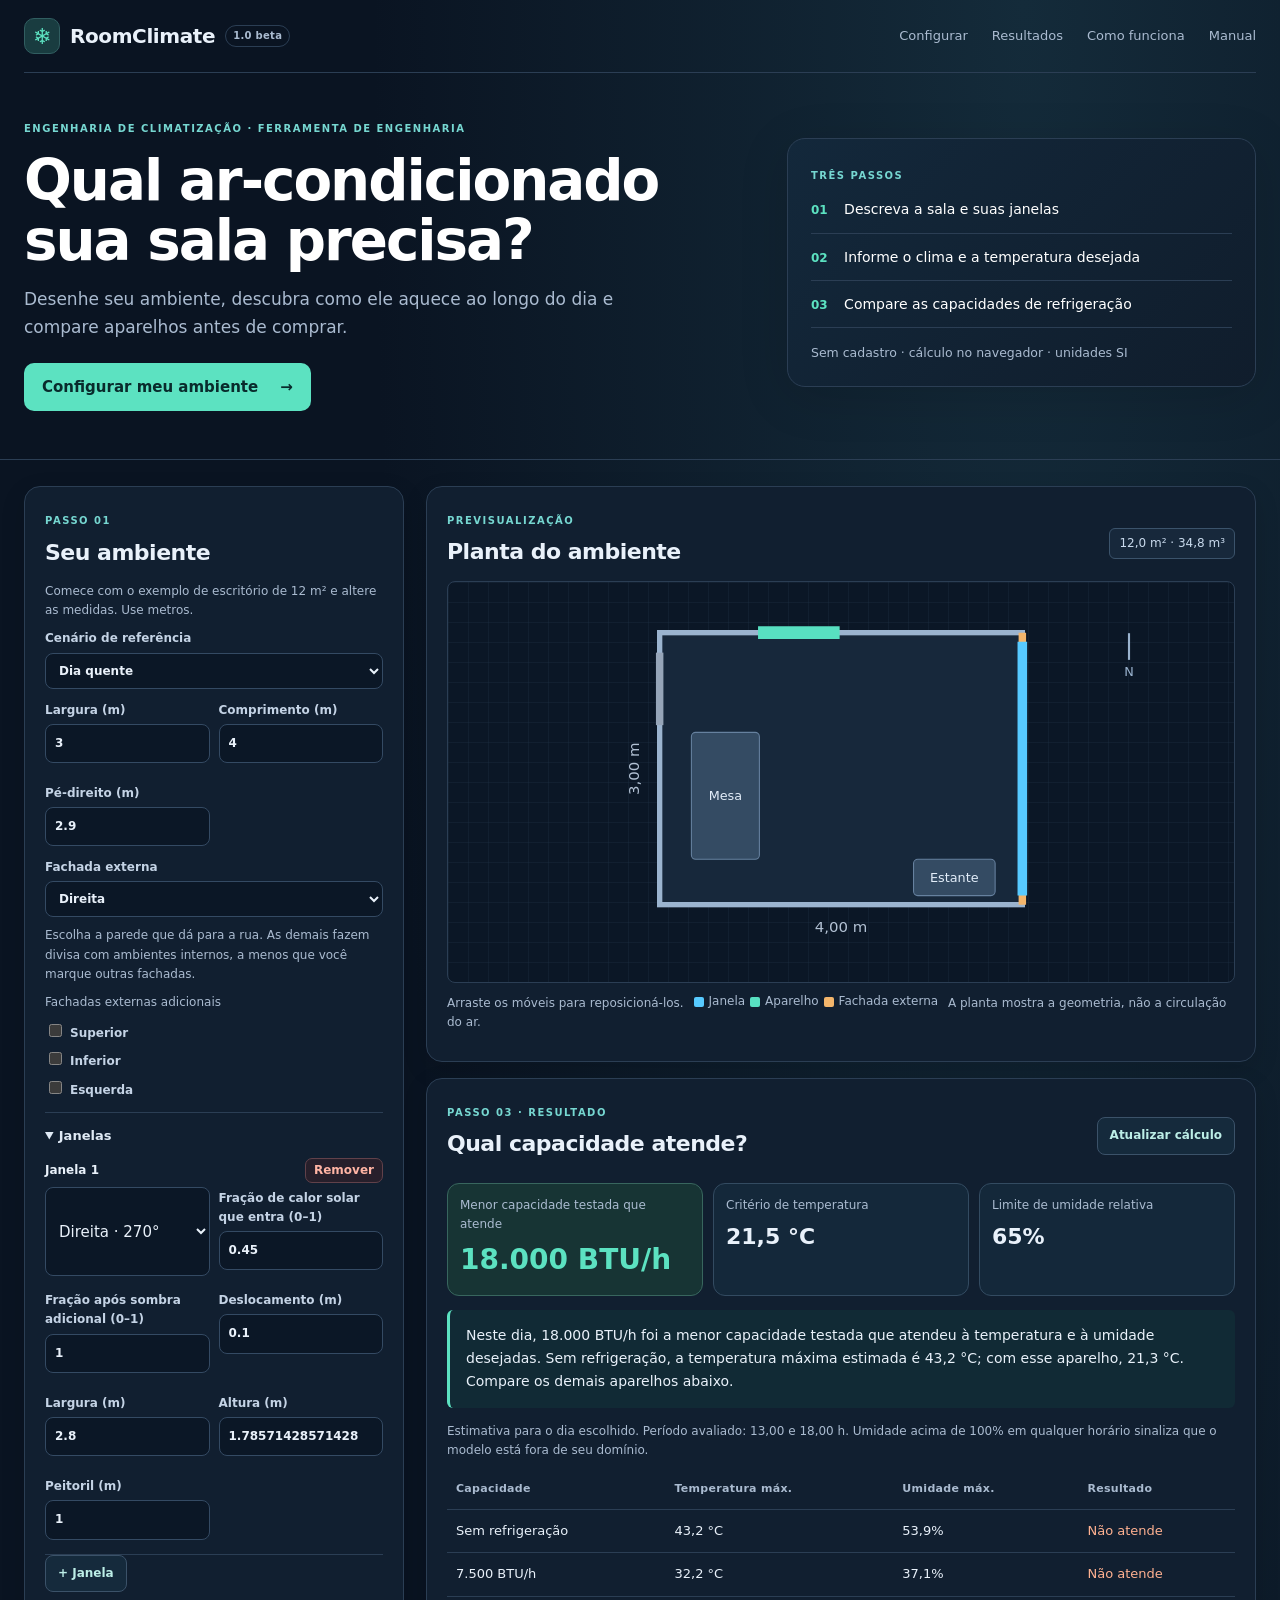
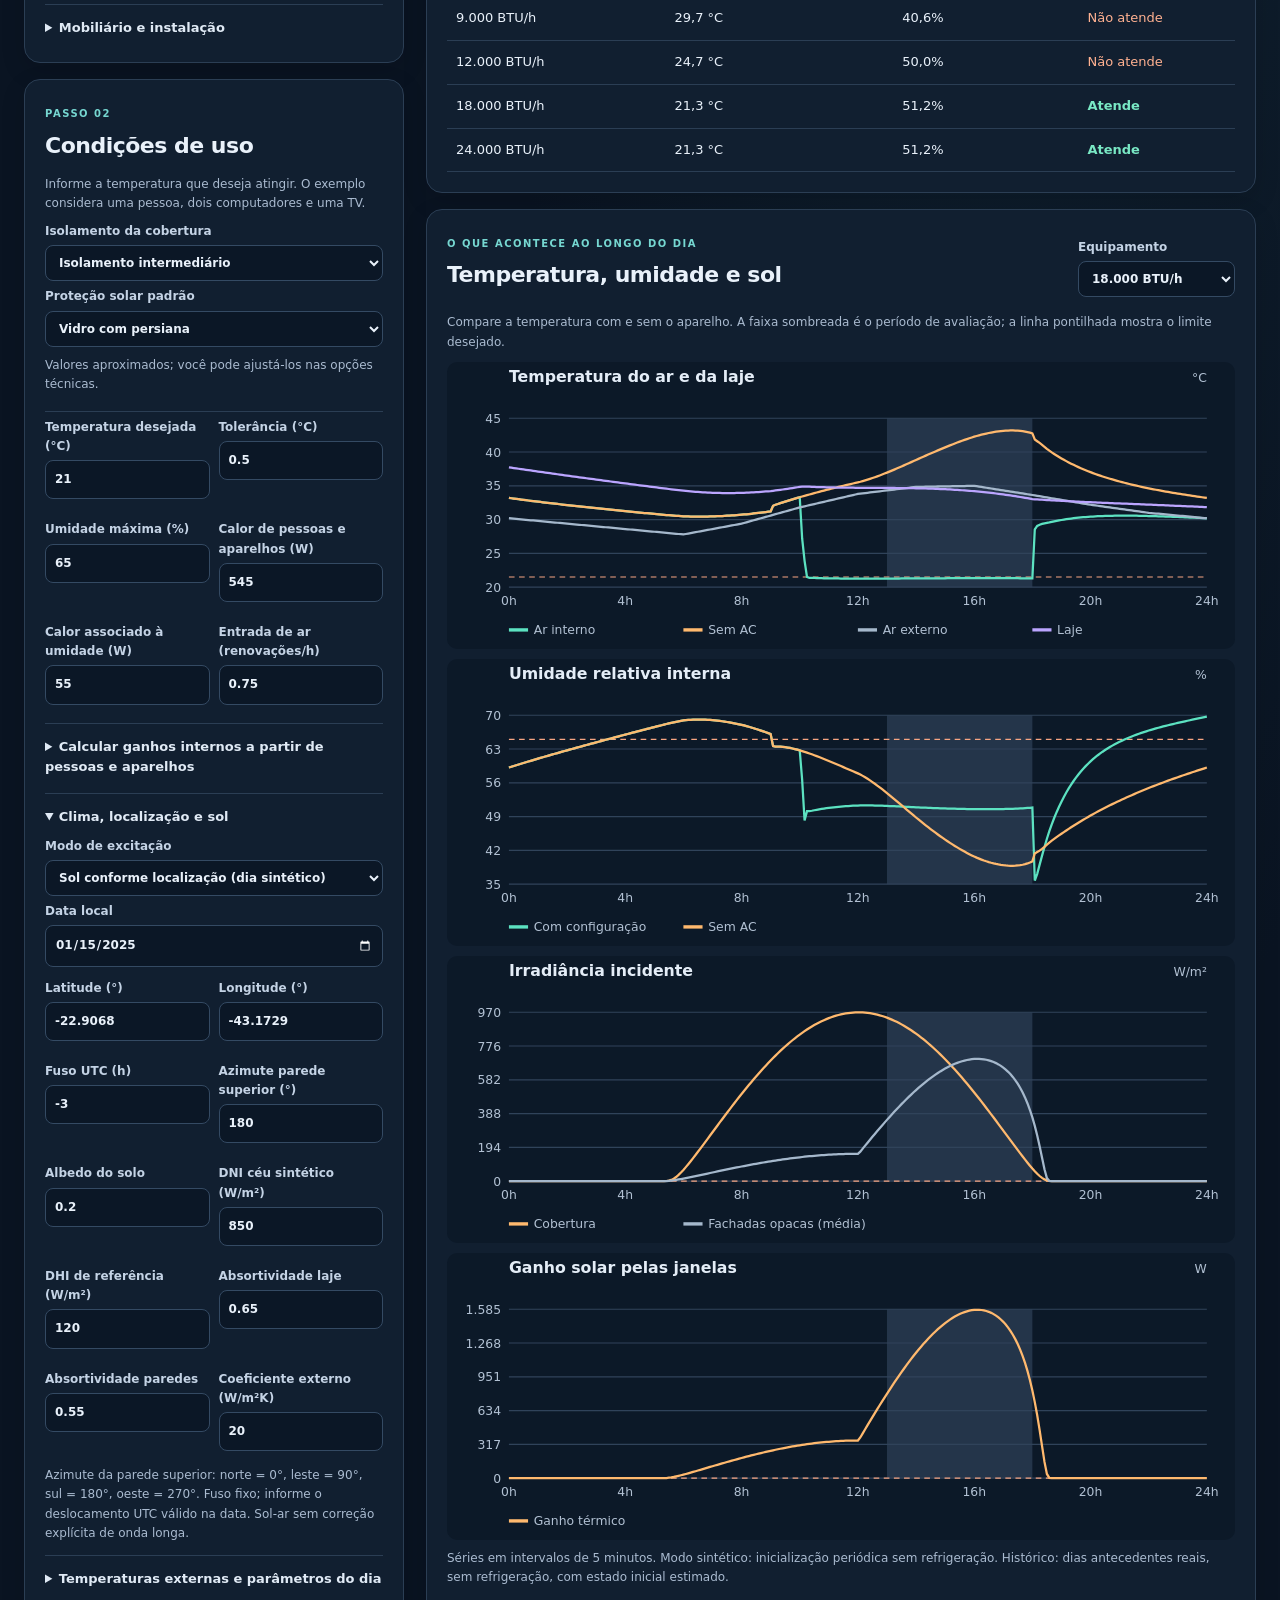
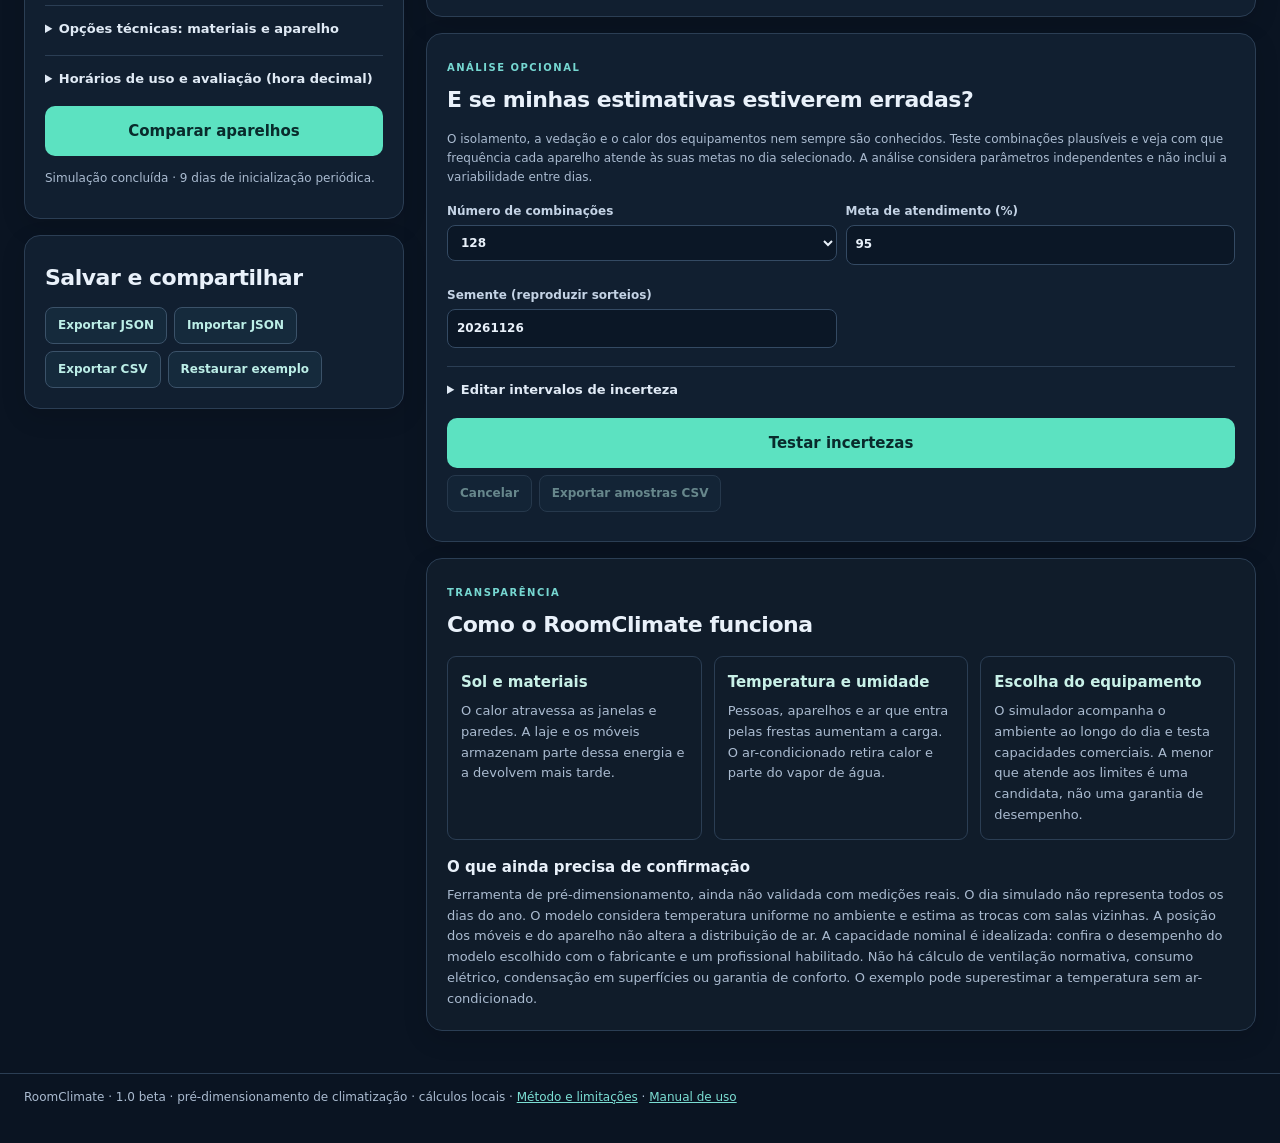
<file: index.html>
<!doctype html><html lang="pt-BR"><head><meta charset="utf-8"><meta name="viewport" content="width=device-width,initial-scale=1"><title>RoomClimate — Descubra o ar-condicionado adequado</title><meta name="description" content="Simule o aquecimento de uma sala, compare aparelhos de ar-condicionado e explore incertezas de dimensionamento. Ferramenta de engenharia térmica."><style>:root{color-scheme:light;--ink:#18303b;--muted:#52656e;--line:#d9e3e6;--teal:#176b70;--bg:#f3f6f7}*{box-sizing:border-box}body{margin:0;background:var(--bg);font:15px/1.5 system-ui,sans-serif;color:var(--ink)}header{display:flex;justify-content:space-between;align-items:center;gap:20px;padding:26px max(22px,calc((100vw - 1300px)/2));background:#143742;color:#fff}h1{font-size:clamp(23px,3vw,34px);margin:4px 0}header p{margin:0;color:#d2e5e8}.eyebrow{font-size:11px;font-weight:750;letter-spacing:1.5px;color:#46757c}header .eyebrow{color:#a9d9d9}main{display:grid;grid-template-columns:minmax(300px,360px) minmax(0,1fr);gap:18px;max-width:1340px;margin:22px auto;padding:0 20px}aside,article{min-width:0}section{background:white;border:1px solid var(--line);border-radius:12px;padding:18px;margin-bottom:16px}h2{font-size:18px;margin:0 0 13px}.fields{display:grid;grid-template-columns:repeat(2,minmax(0,1fr));gap:9px}label{display:block;font-size:12px;font-weight:600;color:var(--muted);margin:5px 0}input,select,button{font:inherit}input[type=number],select{display:block;width:100%;padding:7px;border:1px solid #b8cbd0;border-radius:6px;background:white;color:var(--ink);margin-top:3px;min-width:0}button{cursor:pointer;border-radius:7px;padding:8px 12px;font-weight:650}button:disabled{opacity:.5;cursor:default}.primary{background:var(--teal);color:white;border:0;width:100%;margin-top:14px;padding:12px}.secondary{background:white;color:var(--teal);border:1px solid #b4cdcf;font-size:12px}details{border-top:1px solid var(--line);margin-top:12px;padding-top:10px}summary{cursor:pointer;font-weight:650;font-size:13px}.note{font-size:12px;color:var(--muted);margin:9px 0}.obj{padding:8px 0;border-bottom:1px solid var(--line)}.objhead{display:flex;justify-content:space-between;align-items:center;font-size:12px;font-weight:bold}.objhead button{padding:2px 8px;color:#963e39;border:1px solid #e2c6c2;background:white}.actions{display:flex;flex-wrap:wrap;gap:7px}.tag{font-size:12px;border:1px solid #b1c9cc;padding:5px 9px;border-radius:6px;white-space:nowrap}.sectionhead{display:flex;justify-content:space-between;align-items:center;gap:12px}.sectionhead h2{margin:2px 0 10px}.metrics{display:grid;grid-template-columns:repeat(3,1fr);gap:10px;margin:10px 0}.metrics>div{border-left:3px solid #b4cdd0;padding:5px 10px;background:#f6f9f9}.metrics small{display:block;color:var(--muted);font-size:12px}.metrics strong{display:block;font-size:22px;font-variant-numeric:tabular-nums;margin-top:4px}.tablewrap{overflow-x:auto}table{width:100%;border-collapse:collapse;font-variant-numeric:tabular-nums}th,td{padding:8px;text-align:left;border-bottom:1px solid var(--line);font-size:13px}th{color:var(--muted)}.yes{color:#14644a;font-weight:650}.no{color:#9b4435}.chart svg,#plan svg{display:block;width:100%;height:auto;max-height:400px}#plan{background:#f6f9fa;border:1px solid var(--line);border-radius:8px}.limitations{background:#f8faf9}.limitations p{font-size:13px;color:var(--muted);margin:0}#error{color:#a33b31;font-size:13px}footer{max-width:1300px;margin:0 auto 22px;color:var(--muted);font-size:12px;padding:0 20px}button:focus-visible,input:focus-visible,select:focus-visible,summary:focus-visible{outline:3px solid #7aaeb3;outline-offset:2px}@media(max-width:800px){main{grid-template-columns:1fr;padding:0 10px}header{padding:16px;align-items:flex-start;flex-direction:column}.metrics{grid-template-columns:1fr}.metrics strong{font-size:19px}}

[hidden]{display:none!important}
:root{color-scheme:dark;--ink:#e9f1fa;--muted:#aabbd0;--line:#2b3e54;--teal:#5ce2c1;--bg:#0a1422;--panel:#111f30;--panel2:#17283b}body{background:radial-gradient(ellipse at 80% 0%,#142b3a 0,transparent 45%),var(--bg);font:15px/1.6 system-ui,-apple-system,sans-serif}header{display:block;background:transparent;padding:0 24px;border-bottom:1px solid var(--line)}.nav{max-width:1320px;margin:auto;display:flex;justify-content:space-between;align-items:center;padding:18px 0;border-bottom:1px solid var(--line);gap:15px}.brand{display:flex;align-items:center;gap:10px;font-weight:760;letter-spacing:-.4px;font-size:20px;color:var(--ink);text-decoration:none}.mark{display:grid;place-items:center;width:36px;height:36px;background:#193c40;color:var(--teal);border:1px solid #315e61;border-radius:10px;font-size:22px}.version{font-size:10px;color:var(--muted);border:1px solid var(--line);border-radius:20px;padding:2px 7px;letter-spacing:.3px}nav{display:flex;gap:24px}nav a{color:var(--muted);text-decoration:none;font-size:13px}a{color:#7bded3}a:hover{color:#d1fff3}.hero{max-width:1320px;margin:auto;display:grid;grid-template-columns:1.55fr 1fr;gap:36px;align-items:center;padding:42px 0 48px}.hero h1{font-size:clamp(32px,4.4vw,58px);line-height:1.06;letter-spacing:-2px;margin:12px 0 16px;max-width:780px}.hero p{font-size:17px;max-width:650px;color:var(--muted)}.cta{display:inline-flex;gap:22px;align-items:center;background:var(--teal);color:#092b2c;text-decoration:none;border-radius:10px;padding:12px 18px;font-weight:750;margin-top:22px}.cta:hover{color:#092b2c;background:#b0ffea}.hero-side{background:linear-gradient(135deg,#13283b,#101d2c);border:1px solid var(--line);border-radius:18px;padding:23px;box-shadow:0 10px 50px #0002}.hero-side>div{padding:12px 0;border-bottom:1px solid var(--line);font-size:14px}.hero-side b{font-size:12px;color:var(--teal);margin-right:12px}.hero-side small{display:block;margin-top:15px;color:var(--muted)}.eyebrow,header .eyebrow{color:#76d7d1;font-size:10px;font-weight:750;letter-spacing:1.5px}main{max-width:1360px;grid-template-columns:minmax(320px,380px) minmax(0,1fr);gap:22px;margin:26px auto;padding:0 24px}section{background:var(--panel);border:1px solid var(--line);border-radius:16px;padding:20px;box-shadow:0 8px 25px #0002}h2{font-size:22px;letter-spacing:-.5px;margin:4px 0 12px}h3{font-size:15px;margin-bottom:6px}.sectionhead h2{margin:3px 0 12px}label{font-size:12px;color:#c4d3e5;margin:6px 0}input[type=number],input[type=date],select{background:#0b1726;color:var(--ink);border:1px solid #344a63;border-radius:8px;padding:9px;width:100%;min-width:0;margin-top:4px}input[type=checkbox]{accent-color:var(--teal);margin-right:8px}input[type=number]:hover,select:hover{border-color:#65849a}.primary{background:var(--teal);color:#092b2c;border:1px solid transparent;border-radius:10px;padding:12px 16px}.primary:hover{background:#9bf3dd}.secondary{background:#152a3c;color:#bceee7;border:1px solid #3b5269;border-radius:8px;padding:8px 12px}.secondary:hover{background:#244254}.objhead button{background:#271f2b;color:#ffb4a4;border-color:#61414a}.tag{border:1px solid #3b536b;background:#17283b;color:#c8d9ec}.metrics{gap:10px}.metrics>div{border:1px solid #334b61;border-radius:12px;background:#14283a;padding:12px}.metrics>div:first-child{background:#173434;border-color:#38665e}.metrics>div:first-child strong{color:var(--teal);font-size:clamp(19px,2.3vw,28px)}.metrics strong{font-size:22px}.story{padding:14px 16px;background:#112a35;border-left:3px solid var(--teal);border-radius:6px;font-size:14px;line-height:1.65;margin:14px 0}.note{font-size:12px;line-height:1.6;color:var(--muted)}summary{padding:3px 0;color:#e0eaf5;font-size:13px}details{border-color:var(--line)}#plan{background:#0b1726;border-color:var(--line);background-image:linear-gradient(#25374b44 1px,transparent 1px),linear-gradient(90deg,#25374b44 1px,transparent 1px);background-size:20px 20px}.chart{margin-top:10px;background:#0c1928;border-radius:10px;overflow:hidden}.chart:empty{display:none}.legend{display:inline-flex;flex-wrap:wrap;align-items:center;gap:5px;margin:0 6px}.swatch{width:10px;height:10px;display:inline-block;border-radius:2px}.swatch.window{background:#57caff}.swatch.ac{background:#58e0c1}.swatch.ext{background:#f3b56b}th,td{padding:11px 9px;font-size:13px}th{color:#aabbd0;font-size:11px;letter-spacing:.3px}tbody tr:hover{background:#17283b}.yes{color:#79e8c4}.no{color:#ffb191}#error{color:#ffb191;font-size:13px}.limitations{background:#101c2a}.explainer{display:grid;grid-template-columns:repeat(3,minmax(0,1fr));gap:12px;margin:14px 0}.explainer>div{border:1px solid var(--line);padding:13px;border-radius:9px}.explainer b{display:block;color:#c9f1e8;margin-bottom:7px}.quick{border-bottom:1px solid var(--line);padding-bottom:8px}progress{width:100%;accent-color:var(--teal)}.mc-row{display:grid;grid-template-columns:1fr 1fr 1fr;gap:6px;border-bottom:1px solid var(--line);padding:6px 0}.mc-row>span{grid-column:1/-1;color:#c8d9ec;font-size:12px}.mc-row input{min-width:0}.mcbar{height:8px;background:#2c4055;border-radius:5px;overflow:hidden;margin:4px 0}.mcbar>i{display:block;background:var(--teal);height:100%}footer{padding:14px 24px;color:var(--muted);border-top:1px solid var(--line)}@media(max-width:950px){.hero{grid-template-columns:1fr;gap:18px;padding:25px 0}.hero-side{padding:15px}.hero-side>div{padding:6px 0}main{grid-template-columns:1fr;padding:0 14px}.metrics{grid-template-columns:repeat(3,1fr)}.hero h1{letter-spacing:-1px}}@media(max-width:540px){header{padding:0 15px}.nav{align-items:flex-start;flex-direction:column;gap:10px}nav{gap:18px}.metrics,.explainer{grid-template-columns:1fr}section{padding:14px}.sectionhead{flex-wrap:wrap}.chart svg{min-width:0}h2{font-size:20px}.hero h1{font-size:38px}.tablewrap th,.tablewrap td{padding:7px 5px;font-size:11px}.brand{font-size:19px}}@media(prefers-reduced-motion:no-preference){html{scroll-behavior:smooth}}[hidden]{display:none!important}
</style></head><body><header><div class="nav"><a class="brand" href="#top"><span class="mark">❄</span> RoomClimate<span class="version">1.0 beta</span></a><nav><a href="#configuration">Configurar</a><a href="#dimensionamento">Resultados</a><a href="#metodo">Como funciona</a><a href="manual.html">Manual</a></nav></div><div class="hero" id="top"><div><span class="eyebrow">ENGENHARIA DE CLIMATIZAÇÃO · FERRAMENTA DE ENGENHARIA</span><h1>Qual ar-condicionado<br> sua sala precisa?</h1><p>Desenhe seu ambiente, descubra como ele aquece ao longo do dia e compare aparelhos antes de comprar.</p><a class="cta" href="#configuration">Configurar meu ambiente <span aria-hidden="true">→</span></a></div><div class="hero-side"><span class="eyebrow">TRÊS PASSOS</span><div><b>01</b> Descreva a sala e suas janelas</div><div><b>02</b> Informe o clima e a temperatura desejada</div><div><b>03</b> Compare as capacidades de refrigeração</div><small>Sem cadastro · cálculo no navegador · unidades SI</small></div></div></header><main><aside id="configuration"><section><span class="eyebrow">PASSO 01</span><h2>Seu ambiente</h2><p class="note">Comece com o exemplo de escritório de 12 m² e altere as medidas. Use metros.</p><label>Cenário de referência<select id="scenario"><option value="0">Dia menos exigente</option><option value="1" selected>Dia quente</option><option value="2">Dia muito exigente</option></select></label><div class="fields" id="geometry"></div><label>Fachada externa<select id="facade"><option value="right">Direita</option><option value="left">Esquerda</option><option value="top">Superior</option><option value="bottom">Inferior</option></select></label><p class="note">Escolha a parede que dá para a rua. As demais fazem divisa com ambientes internos, a menos que você marque outras fachadas.</p><div id="extraWalls"></div><details open><summary>Janelas</summary><div id="windows"></div><button id="addWindow" type="button" class="secondary">+ Janela</button></details><details><summary>Mobiliário e instalação</summary><div id="objects"></div><button id="addObject" class="secondary">+ Móvel</button><label>Parede do aparelho<select id="acWall"><option value="top">Superior</option><option value="bottom">Inferior</option><option value="left">Esquerda</option><option value="right">Direita</option></select></label><label>Posição do aparelho (0–1)<input id="acPos" type="number" min="0" max="1" step=".05"></label><label>Posição da porta (0–1)<input id="doorPos" type="number" min="0" max="1" step=".05"></label><p class="note">Móveis, porta e posição do aparelho são ilustrativos. A massa e infiltração são parametrizadas separadamente.</p></details></section><section><span class="eyebrow">PASSO 02</span><h2>Condições de uso</h2><p class="note">Informe a temperatura que deseja atingir. O exemplo considera uma pessoa, dois computadores e uma TV.</p><div class="quick"><label>Isolamento da cobertura<select id="roofPreset"><option value="">Personalizado</option><option value="3.5">Pouco ou nenhum isolamento</option><option value="2">Isolamento intermediário</option><option value=".8">Bem isolada</option></select></label><label>Proteção solar padrão<select id="glassPreset"><option value="">Personalizada</option><option value=".8">Vidro claro sem proteção</option><option value=".45">Vidro com persiana</option><option value=".25">Proteção solar forte</option></select></label><p class="note">Valores aproximados; você pode ajustá-los nas opções técnicas.</p></div><div class="fields" id="basic"></div><details><summary>Calcular ganhos internos a partir de pessoas e aparelhos</summary><div class="fields"><label>Pessoas<input type="number" id="people" min="0" value="1"></label><label>Computadores (quantidade)<input type="number" id="computers" min="0" value="2"></label><label>Potência por computador (W)<input type="number" id="pcWatts" min="0" value="150"></label><label>TV e outros equipamentos (W)<input type="number" id="otherWatts" min="0" value="100"></label><label>Iluminação (W)<input type="number" id="lightWatts" min="0" value="70"></label></div><button class="secondary" id="applyGains">Aplicar estimativa</button><p class="note">Cada pessoa acrescenta 75 W de calor sensível e 55 W de calor latente, como aproximação para trabalho leve. Os aparelhos são considerados ligados durante a ocupação.</p></details><details open><summary>Clima, localização e sol</summary><label>Modo de excitação<select id="mode"><option value="legacy">Dia quente simplificado (sem orientação)</option><option value="geometry">Sol conforme localização (dia sintético)</option><option value="historical">Dados meteorológicos históricos (ERA5)</option></select></label><div id="solarOptions"><label>Data local<input type="date" id="date"></label><div class="fields" id="solarFields"></div><p class="note">Azimute da parede superior: norte = 0°, leste = 90°, sul = 180°, oeste = 270°. Fuso fixo; informe o deslocamento UTC válido na data. Sol-ar sem correção explícita de onda longa.</p><div id="historicalOptions"><div class="actions"><button id="fetchWeather" class="secondary">Obter série ERA5</button><button id="importWeather" class="secondary">Importar JSON ERA5</button><input id="weatherFile" type="file" accept=".json,application/json" hidden></div><p id="weatherStatus" class="note" role="status"></p><p class="note">Dados de reanálise via <a href="https://open-meteo.com/en/docs/historical-weather-api">Open-Meteo</a> (CC BY 4.0). Localização e data são enviadas somente ao solicitar a série. A API pública tem condições de uso. Importação local também disponível.</p></div></div></details><details><summary>Temperaturas externas e parâmetros do dia</summary><div class="fields" id="climate"></div></details><details><summary>Opções técnicas: materiais e aparelho</summary><div class="fields" id="advanced"></div></details><details><summary>Horários de uso e avaliação (hora decimal)</summary><div class="fields" id="schedule"></div></details><button id="run" class="primary">Comparar aparelhos</button><p id="error" role="alert"></p><p class="note" id="status" role="status"></p></section><section><h2>Salvar e compartilhar</h2><div class="actions"><button id="exportConfig" class="secondary">Exportar JSON</button><button id="importConfig" class="secondary">Importar JSON</button><input type="file" id="file" accept=".json,application/json" hidden><button id="exportCSV" class="secondary" disabled>Exportar CSV</button><button id="reset" class="secondary">Restaurar exemplo</button></div></section></aside><article><section class="plan-card"><div class="sectionhead"><div><span class="eyebrow">PREVISUALIZAÇÃO</span><h2>Planta do ambiente</h2></div><span id="area" class="tag"></span></div><div id="plan"></div><p class="note">Arraste os móveis para reposicioná-los. <span class="legend"><i class="swatch window"></i> Janela <i class="swatch ac"></i> Aparelho <i class="swatch ext"></i> Fachada externa</span> A planta mostra a geometria, não a circulação do ar.</p></section><section id="dimensionamento"><div class="sectionhead"><div><span class="eyebrow">PASSO 03 · RESULTADO</span><h2>Qual capacidade atende?</h2></div><button id="runQuick" class="secondary">Atualizar cálculo</button></div><div class="metrics"><div><small>Menor capacidade testada que atende</small><strong id="recommend">—</strong></div><div><small>Critério de temperatura</small><strong id="tLimit">—</strong></div><div><small>Limite de umidade relativa</small><strong id="hLimit">—</strong></div></div><div id="resultStory" class="story" role="status">Execute uma simulação para comparar os aparelhos.</div><p id="resultNote" class="note"></p><div class="tablewrap"><table><thead><tr><th>Capacidade</th><th>Temperatura máx.</th><th>Umidade máx.</th><th>Resultado</th></tr></thead><tbody id="results"></tbody></table></div></section><section><div class="sectionhead"><div><span class="eyebrow">O QUE ACONTECE AO LONGO DO DIA</span><h2>Temperatura, umidade e sol</h2></div><label>Equipamento<select id="viewCap"></select></label></div><p class="note">Compare a temperatura com e sem o aparelho. A faixa sombreada é o período de avaliação; a linha pontilhada mostra o limite desejado.</p><div id="tempChart" class="chart"></div><div id="rhChart" class="chart"></div><div id="solarChart" class="chart"></div><div id="gainChart" class="chart"></div><p class="note">Séries em intervalos de 5 minutos. Modo sintético: inicialização periódica sem refrigeração. Histórico: dias antecedentes reais, sem refrigeração, com estado inicial estimado.</p></section><section id="uncertainty"><span class="eyebrow">ANÁLISE OPCIONAL</span><h2>E se minhas estimativas estiverem erradas?</h2><p class="note">O isolamento, a vedação e o calor dos equipamentos nem sempre são conhecidos. Teste combinações plausíveis e veja com que frequência cada aparelho atende às suas metas no dia selecionado. A análise considera parâmetros independentes e não inclui a variabilidade entre dias.</p><div class="fields"><label>Número de combinações<select id="mcN"><option>16</option><option>32</option><option>64</option><option selected>128</option><option>256</option></select></label><label>Meta de atendimento (%)<input id="mcTarget" type="number" value="95" min="1" max="100"></label><label>Semente (reproduzir sorteios)<input id="mcSeed" type="number" value="20261126" min="0" max="4294967295" step="1"></label></div><details><summary>Editar intervalos de incerteza</summary><p class="note">Os valores iniciais são hipóteses para o escritório de exemplo, não dados medidos. Revise os intervalos ao mudar de sala. Os limites absolutos de construção são os do exemplo; os multiplicadores usam a configuração atual. Os fatores multiplicam os valores atuais; os demais substituem o parâmetro.</p><button id="mcDefaults" class="secondary">Restaurar intervalos de referência</button><div id="mcFields"></div></details><div class="actions"><button id="mcRun" class="primary">Testar incertezas</button><button id="mcCancel" class="secondary" disabled>Cancelar</button><button id="mcCSV" class="secondary" disabled>Exportar amostras CSV</button></div><p id="mcStatus" class="note" role="status"></p><progress id="mcProgress" max="1" value="0" hidden></progress><div id="mcResults"></div></section><section id="metodo" class="limitations"><span class="eyebrow">TRANSPARÊNCIA</span><h2>Como o RoomClimate funciona</h2><div class="explainer"><div><b>Sol e materiais</b><p>O calor atravessa as janelas e paredes. A laje e os móveis armazenam parte dessa energia e a devolvem mais tarde.</p></div><div><b>Temperatura e umidade</b><p>Pessoas, aparelhos e ar que entra pelas frestas aumentam a carga. O ar-condicionado retira calor e parte do vapor de água.</p></div><div><b>Escolha do equipamento</b><p>O simulador acompanha o ambiente ao longo do dia e testa capacidades comerciais. A menor que atende aos limites é uma candidata, não uma garantia de desempenho.</p></div></div><h3>O que ainda precisa de confirmação</h3><p>Ferramenta de pré-dimensionamento, ainda não validada com medições reais. O dia simulado não representa todos os dias do ano. O modelo considera temperatura uniforme no ambiente e estima as trocas com salas vizinhas. A posição dos móveis e do aparelho não altera a distribuição de ar. A capacidade nominal é idealizada: confira o desempenho do modelo escolhido com o fabricante e um profissional habilitado. Não há cálculo de ventilação normativa, consumo elétrico, condensação em superfícies ou garantia de conforto. O exemplo pode superestimar a temperatura sem ar-condicionado.</p></section></article></main><footer>RoomClimate · 1.0 beta · pré-dimensionamento de climatização · cálculos locais · <a href="#metodo">Método e limitações</a> · <a href="manual.html">Manual de uso</a></footer><script>'use strict';
// Geometric solar position (NOAA approximation); angles clockwise from true north.
const Solar=(()=>{
 const rad=Math.PI/180, walls=['top','right','bottom','left'], mod=(x,m)=>((x%m)+m)%m;
 const dateMS=d=>{if(!/^\d{4}-\d{2}-\d{2}$/.test(d))throw Error('Data inválida.');const t=Date.parse(d+'T00:00:00Z');if(!Number.isFinite(t)||new Date(t).toISOString().slice(0,10)!==d)throw Error('Data inválida.');return t;};
 const dateAt=(d,n)=>new Date(dateMS(d)+n*86400000).toISOString().slice(0,10);
 function position(date,h,lat,lon,offset){const t=new Date(dateMS(date)+h*3600000),year=t.getUTCFullYear(),day=(t-Date.UTC(year,0,1))/86400000,days=(Date.UTC(year+1,0,1)-Date.UTC(year,0,1))/86400000, hour=mod(h,24);
 const g=2*Math.PI/days*(day-.5),eq=229.18*(.000075+.001868*Math.cos(g)-.032077*Math.sin(g)-.014615*Math.cos(2*g)-.040849*Math.sin(2*g)),dec=.006918-.399912*Math.cos(g)+.070257*Math.sin(g)-.006758*Math.cos(2*g)+.000907*Math.sin(2*g)-.002697*Math.cos(3*g)+.00148*Math.sin(3*g),H=(mod(hour*60+eq+4*lon-60*offset,1440)/4-180)*rad,L=lat*rad;
 const east=-Math.cos(dec)*Math.sin(H),north=Math.cos(L)*Math.sin(dec)-Math.sin(L)*Math.cos(dec)*Math.cos(H),up=Math.sin(L)*Math.sin(dec)+Math.cos(L)*Math.cos(dec)*Math.cos(H);return {east,north,up,altitude:Math.asin(Math.max(-1,Math.min(1,up)))/rad,azimuth:mod(Math.atan2(east,north)/rad,360)};}
 const azimuth=(c,w)=>mod(c.northAz+90*walls.indexOf(w),360); // azimuth of top wall's outward normal
 function plane(s,m,az,tilt=90,albedo=.2){if(s.up<=0)return 0;const b=tilt*rad,a=az*rad,cosI=s.up*Math.cos(b)+(s.north*Math.cos(a)+s.east*Math.sin(a))*Math.sin(b);return m.dni*Math.max(0,cosI)+m.dhi*(1+Math.cos(b))/2+albedo*m.ghi*(1-Math.cos(b))/2;}
 function clear(s,c){const u=Math.max(0,s.up);if(!u)return {dni:0,dhi:0,ghi:0};const dni=c.dniPeak*Math.exp(-.14*(1/u-1)),dhi=c.dhiPeak*u;return {dni,dhi,ghi:dni*u+dhi};}
 const fields=['temperature_2m','dew_point_2m','shortwave_radiation','direct_normal_irradiance','diffuse_radiation'];
 function start(c){return dateMS(c.date)/1000-c.utcOffset*3600;}
 function url(c){const q=new URLSearchParams({latitude:c.lat,longitude:c.lon,start_date:dateAt(c.date,-c.warmDays-1),end_date:dateAt(c.date,1),hourly:fields.join(','),timezone:'GMT',timeformat:'unixtime',models:'era5',temperature_unit:'celsius'});return 'https://archive-api.open-meteo.com/v1/archive?'+q;}
 function normalize(raw,c){const h=raw.hourly,u=raw.hourly_units;if(!h||!u||u.time!=='unixtime'||fields.some((k,i)=>u[k]!== (i<2?'°C':'W/m²')))throw Error('JSON meteorológico inválido: unidades ou campos inesperados.');if(!Number.isFinite(raw.latitude)||!Number.isFinite(raw.longitude)||Math.abs(raw.latitude-c.lat)>.5||Math.abs(mod(raw.longitude-c.lon+180,360)-180)>.5)throw Error('Grade meteorológica incompatível com a localização solicitada.');return {source:raw.roomclimate_fixture?'Série sintética de teste (não ERA5)':'Open-Meteo archive / ERA5 (origem declarada)',lat:c.lat,lon:c.lon,date:c.date,utcOffset:c.utcOffset,gridLat:raw.latitude,gridLon:raw.longitude,time:h.time,values:fields.map(k=>h[k])};}
 function checkWeather(w,c){if(!w||typeof w.source!=='string'||w.lat!==c.lat||w.lon!==c.lon||w.date!==c.date||w.utcOffset!==c.utcOffset)throw Error('Importe ou baixe clima para a localização, data e fuso atuais.');const t=w.time,v=w.values;if(!Array.isArray(t)||t.length<3||!Array.isArray(v)||v.length!==5||v.some(a=>!Array.isArray(a)||a.length!==t.length||a.some(x=>!Number.isFinite(x)))||t.some((x,i)=>!Number.isFinite(x)||(i&&x-t[i-1]!==3600)))throw Error('Série horária incompleta ou irregular.');if(v.slice(2).some(a=>a.some(x=>x<0))||v[0].some((x,i)=>x< -70||x>65||v[1][i]>x+1||v[1][i]< -90))throw Error('Dados meteorológicos fora do domínio físico.');if(t[0]>start(c)-c.warmDays*86400||t.at(-1)<start(c)+86400+1800)throw Error('Cobertura insuficiente: inclua o histórico e a margem do dia seguinte.');}
 function met(c,h){const w=c.weather,t=start(c)+h*3600,interp=(a,x)=>{const z=(x-w.time[0])/3600,i=Math.floor(z),f=z-i;if(i<0||i>=a.length||i===a.length-1&&f>1e-9)throw Error('Clima fora do intervalo.');return a[i]+f*((a[i+1]??a[i])-a[i]);};return {te:interp(w.values[0],t),dew:interp(w.values[1],t),ghi:interp(w.values[2],t+1800),dni:interp(w.values[3],t+1800),dhi:interp(w.values[4],t+1800)};}
 function defaults(){return {mode:'legacy',date:'2025-01-15',lat:-22.9068,lon:-43.1729,utcOffset:-3,northAz:180,albedo:.2,dniPeak:850,dhiPeak:120,roofAbs:.65,wallAbs:.55,hExt:20,warmDays:7,extraWalls:[],weather:null};}
 function validate(c){if(!['legacy','geometry','historical'].includes(c.mode))throw Error('Modo solar inválido.');if(c.mode==='legacy')return;dateMS(c.date);for(const [k,a,b] of [['lat',-90,90],['lon',-180,180],['utcOffset',-12,14],['northAz',0,360],['albedo',0,1],['dniPeak',0,1500],['dhiPeak',0,1000],['roofAbs',0,1],['wallAbs',0,1],['hExt',1,100],['warmDays',1,30]])if(!Number.isFinite(c[k])||c[k]<a||c[k]>b)throw Error('Parâmetro solar inválido: '+k);if(!Number.isInteger(c.warmDays))throw Error('Dias de histórico devem ser inteiros.');if(c.mode==='historical')checkWeather(c.weather,c);}
 return {position,azimuth,plane,clear,defaults,validate,dateAt,url,normalize,checkWeather,met,walls};})();
if(typeof module!=='undefined')module.exports=Solar;
</script><script>'use strict';
// RoomClimate v0.5 — deterministic four-state RC + moisture model (SI).
const S=typeof module!=='undefined'?require('./solar.js'):Solar;
const RC=(()=>{
const B=3.412141633, rho=1.2, cp=1006, hfg=2.501e6, p=101325, eps=.62198;
const caps=[0,7500,9000,12000,18000,24000];
const scenarios=[
 {name:'Favorável',out:33,adj:28,roofSol:42,wallSol:35,floor:25,irr:450,g:.35,uRoof:.8,uPart:1.3,ach:.5,wOut:.017,internal:445},
 {name:'Intermediário',out:35,adj:30,roofSol:48,wallSol:41,floor:28,irr:600,g:.45,uRoof:2,uPart:1.6,ach:.75,wOut:.019,internal:545},
 {name:'Desfavorável',out:37,adj:32,roofSol:55,wallSol:46,floor:30,irr:750,g:.55,uRoof:3.5,uPart:2,ach:1,wOut:.021,internal:695}];
const profiles=[[.40,.30,.20,.10,.30,.60,.85,.98,1,.83,.65,.50,.40],[.50,.40,.30,.25,.30,.45,.65,.85,1,.95,.80,.65,.50],[0,0,0,0,.10,.45,.80,1,.90,.45,.05,0,0],[0,0,0,0,0,.05,.20,.70,1,.55,0,0,0],[0,0,0,0,0,.03,.12,.65,1,.15,0,0,0]];
function base(){return {...S.defaults(),width:3,length:4,height:2.9,facade:'right',windows:[{pos:.1,width:2.8,height:5/2.8,sill:1}],objects:[{kind:'Mesa',x:.35,y:1.1,w:.75,h:1.4},{kind:'Estante',x:2.8,y:2.5,w:.9,h:.4}],ac:{wall:'top',pos:.35},door:{pos:.1},...scenarios[1],uGlass:5.7,uWall:2,uFloor:1.5,latent:55,set:21,tol:.5,rhLimit:65,mass:1.2e6,thickness:.15,density:2300,heat:880,k:1.7,coil:10,acStart:10,acEnd:18,occStart:9,occEnd:18,evalStart:13,evalEnd:18};}
// Plan dimensions: x=length, y=width. right/left facade length is width.
function span(c,wall=c.facade){return ['left','right'].includes(wall)?c.width:c.length;}
function wallOf(c,w){return c.mode==='legacy'?c.facade:(w.wall||c.facade);}
function exterior(c){return [...new Set([c.facade,...(c.mode==='legacy'?[]:c.extraWalls||[])])];}
function validate(c){
 S.validate(c);if(c.mode!=='legacy'&&(!Array.isArray(c.extraWalls)||c.extraWalls.some(w=>!S.walls.includes(w))))throw Error('Fachadas inválidas.');
 const positive=['width','length','height','uRoof','mass','thickness','density','heat','k','tol'];
 const nonneg=['irr','uPart','uGlass','uWall','uFloor','ach','wOut','internal','latent'];
 for(const k of positive)if(!Number.isFinite(c[k])||c[k]<=0)throw Error('Parâmetro positivo inválido: '+k);
 for(const k of nonneg)if(!Number.isFinite(c[k])||c[k]<0)throw Error('Parâmetro não negativo inválido: '+k);
 for(const k of ['out','adj','roofSol','wallSol','floor','set','coil','g','rhLimit'])if(!Number.isFinite(c[k]))throw Error('Parâmetro inválido: '+k);
 if(c.width>30||c.length>30||c.height>10||c.width<1||c.length<1||c.height<1.5||c.set<15||c.set>30||c.coil<0||c.coil>=c.set||c.g<0||c.g>1||c.rhLimit<=0||c.rhLimit>100||c.wOut>.05||c.ach>20)throw Error('Parâmetro fora do domínio da interface.');
 for(const [a,b] of [['acStart','acEnd'],['occStart','occEnd'],['evalStart','evalEnd']])if(!Number.isFinite(c[a])||!Number.isFinite(c[b])||c[a]<0||c[b]>24||c[a]>=c[b]||Math.round(c[a]*12)!==c[a]*12||Math.round(c[b]*12)!==c[b]*12)throw Error('Horários inválidos (múltiplos de 5 min).');
 if(!['left','right','top','bottom'].includes(c.facade)||!Array.isArray(c.windows))throw Error('Fachada inválida');
 for(const w of c.windows)if(![w.pos,w.width,w.height,w.sill].every(Number.isFinite)||w.pos<0||w.width<=0||w.height<=0||w.sill<0||!exterior(c).includes(wallOf(c,w))||w.pos+w.width>span(c,wallOf(c,w))+1e-8|| (c.mode!=='legacy'&&[w.g,w.shade].some(v=>v!==undefined&&(!Number.isFinite(v)||v<0||v>1)))||w.sill+w.height>c.height+1e-8)throw Error('Janela fora da fachada.');
 for(let i=0;i<c.windows.length;i++)for(let j=0;j<i;j++){const a=c.windows[i],b=c.windows[j];if(wallOf(c,a)===wallOf(c,b)&&Math.min(a.pos+a.width,b.pos+b.width)>Math.max(a.pos,b.pos)+1e-8&&Math.min(a.sill+a.height,b.sill+b.height)>Math.max(a.sill,b.sill)+1e-8)throw Error('Janelas sobrepostas.');}
 if(!Array.isArray(c.objects)||!c.ac||!c.door||!['left','right','top','bottom'].includes(c.ac.wall)||!Number.isFinite(c.ac.pos)||!Number.isFinite(c.door.pos)||c.ac.pos<0||c.ac.pos>1||c.door.pos<0||c.door.pos>1)throw Error('Planta inválida.');
 for(const o of c.objects)if(!['Mesa','Estante','Armário','Outro'].includes(o.kind)||![o.x,o.y,o.w,o.h].every(Number.isFinite)||o.x<0||o.y<0||o.w<=0||o.h<=0||o.x+o.w>c.length+1e-8||o.y+o.h>c.width+1e-8)throw Error('Móvel fora da sala.');
 if(1/c.uRoof<.14+c.thickness/c.k)throw Error('Transmitância da laje incompatível com concreto e filmes térmicos.');
}
const sat=t=>610.94*Math.exp(17.625*t/(t+243.04));
const wAt=(t,r)=>{const v=r*sat(t);return eps*v/(p-v);};
const rh=(t,w)=>100*p*w/(eps+w)/sat(t);
function legacy(c,h){let i=Math.min(11,Math.max(0,Math.floor(h/2))), f=h/2-i; const a=profiles.map(v=>v[i]+f*(v[i+1]-v[i]));const te=c.out-8*(1-a[0]);return [te,c.adj-5*(1-a[1]),te+(c.roofSol-(c.out-.16))*a[2],te+(c.wallSol-c.out)*a[3],c.floor-2*(1-a[1]),c.irr*a[4]];}
function geometry(c,h,shift=0){const a=legacy(c,h),sun=S.position(c.date,h+(c.mode==='historical'?24*shift:0),c.lat,c.lon,c.utcOffset),met=c.mode==='historical'?S.met(c,h+24*shift):{...S.clear(sun,c),te:a[0],dew:null},te=met.te;
 const irr=Object.fromEntries(exterior(c).map(w=>[w,S.plane(sun,met,S.azimuth(c,w),90,c.albedo)]));let wallArea=0,wallFlux=0,solar=0;
 for(const w of exterior(c)){const A=span(c,w)*c.height-c.windows.filter(j=>wallOf(c,j)===w).reduce((v,j)=>v+j.width*j.height,0);wallArea+=A;wallFlux+=A*irr[w];}
 for(const j of c.windows)solar+=j.width*j.height*(j.g??c.g)*(j.shade??1)*irr[wallOf(c,j)];
 const roof=c.mode==='historical'?met.ghi:S.plane(sun,met,0,0,c.albedo),wallI=wallArea?wallFlux/wallArea:0,wout=met.dew===null?Math.min(c.wOut,wAt(te,.99)):wAt(Math.min(te,met.dew),1);
 // Adjacent and floor profiles remain empirical; shift relative to current outdoor forcing in historical mode.
 const delta=c.mode==='historical'?te-a[0]:0;
 return [te,a[1]+delta,te+c.roofAbs*roof/c.hExt,te+c.wallAbs*wallI/c.hExt,a[4]+delta,solar,wout,roof,wallI,sun.altitude,sun.azimuth];}
function forcing(c,h,shift=0){if(c.mode==='legacy'||!c.mode)return legacy(c,h);return geometry(c,h,shift);}
function forcingTable(c,shift){if(c.mode==='legacy'||!c.mode)return h=>{const a=legacy(c,h);return [...a.slice(0,5),a[5]*c.g*c.windows.reduce((v,j)=>v+j.width*j.height,0),Math.min(c.wOut,wAt(a[0],.99))];};const rows=Array.from({length:289},(_,i)=>geometry(c,i/12,shift));return h=>{const x=Math.max(0,Math.min(288,h*12)),i=Math.min(287,Math.floor(x)),f=x-i;return rows[i].map((v,j)=>v+f*(rows[i+1][j]-v));};}
function system(c,shift=0){validate(c); const drive=forcingTable(c,shift); const A=c.width*c.length,V=A*c.height,Aw=c.windows.reduce((s,w)=>s+w.width*w.height,0), extSpan=exterior(c).reduce((a,w)=>a+span(c,w),0),Af=extSpan*c.height-Aw, Ap=(2*(c.width+c.length)-extSpan)*c.height;
 const ca=rho*cp*V,cm=c.mass,cr=A*c.thickness*c.density*c.heat,dm=rho*V,gi=dm*cp*c.ach/3600,gg=c.uGlass*Aw;
 const gb=[c.uPart*Ap,c.uWall*Af,c.uFloor*A],ge=gb.map(v=>v/.75),ga=gb.reduce((a,b)=>a+b,0)/.25,ri=.10+c.thickness/(2*c.k),gr=A/ri,ger=A/(1/c.uRoof-ri),wc=wAt(c.coil,1);if(ga<=0)throw Error('Massa interna sem caminho condutivo.');
 const rate=Math.max((gi+gg+ga+gr)/ca,(ge.reduce((a,b)=>a+b,0)+ga)/cm,(ger+gr)/cr,gi/(cp*dm));
 function rhs(h,y,cap,occ,on){const [t,m,r,w]=y,[te,ta,ts,tw,tf,solar,wout]=drive(h),internal=occ?c.internal:0,qr=.05*.8*solar+.20*.4*internal;
 let qs=0,ql=0;if(on&&cap>0&&t>c.set){const ds=cp*Math.max(0,t-c.coil),dl=hfg*Math.max(0,w-wc),shr=ds/(ds+dl),q=Math.min(cap/B,12000*(t-c.set)/shr);qs=q*shr;ql=q*(1-shr);}
 const ma=ga*(m-t),ra=gr*(r-t);return [( (gi+gg)*(te-t)+.2*solar+.6*internal+ma+ra-qs)/ca,(ge[0]*(ta-m)+ge[1]*(tw-m)+ge[2]*(tf-m)+.8*solar+.4*internal-qr-ma)/cm,(ger*(ts-r)+qr-ra)/cr,(gi/cp*(wout-w)+(occ?c.latent/hfg:0)-ql/hfg)/dm];}
 return {c,A,V,Aw,Af,Ap,ca,cm,cr,dm,rate,rhs,drive};}
function day(s,initial,cap,stepScale=1,record=true){let y=initial.slice(),rows=record?[[0,...y,rh(y[0],y[3]),s.drive(0)[0]]]:null; const c=s.c;
 for(let j=0;j<288;j++){const h=j/12,mid=(j+.5)/12,occ=mid>=c.occStart&&mid<c.occEnd,on=cap>0&&mid>=c.acStart&&mid<c.acEnd;
 const rate=s.rate+(on?12000/s.ca+12000/(s.dm*cp):0),n=Math.ceil(300/Math.min(60,1/rate)*stepScale),dt=300/n;
 if(n>20000)throw Error('Passo muito pequeno: revise os parâmetros.');
 for(let k=0;k<n;k++){const t=h+k*dt/3600,add=(a,b,f)=>a.map((v,i)=>v+f*b[i]);const a=s.rhs(t,y,cap,occ,on),b=s.rhs(t+dt/7200,add(y,a,dt/2),cap,occ,on),d=s.rhs(t+dt/7200,add(y,b,dt/2),cap,occ,on),e=s.rhs(t+dt/3600,add(y,d,dt),cap,occ,on);y=y.map((v,i)=>v+dt/6*(a[i]+2*b[i]+2*d[i]+e[i]));}
 if(!y.every(Number.isFinite)||y[3]<-1e-8)throw Error('Integração inválida.');if(record)rows.push([(j+1)/12,...y,rh(y[0],y[3]),s.drive((j+1)/12)[0]]);}
 return {end:y,rows};}
function initial(s,scale=1){if(s.c.mode==='historical'){const c=s.c,first=system(c,-c.warmDays),d=first.drive(0);let y=[d[0],d[1],d[0],d[6]];for(let k=-c.warmDays;k<0;k++)y=day(k===-c.warmDays?first:system(c,k),y,0,scale,false).end;return {state:y,days:c.warmDays};}let y=[s.c.adj,s.c.adj,s.c.adj,s.drive(0)[6]];for(let i=1;i<=365;i++){const z=day(s,y,0,scale,false).end;if(z.every((v,j)=>Math.abs(v-y[j])<(j===3?1e-9:1e-5)))return {state:z,days:i};y=z;}throw Error('Inicialização periódica não convergiu.');}
function metrics(c,rows){const a=rows.filter(r=>r[0]>=c.evalStart-1e-9&&r[0]<=c.evalEnd+1e-9),peak=Math.max(...a.map(r=>r[1])),humidity=Math.max(...a.map(r=>r[5])),supersat=rows.some(r=>r[5]>100.01);return {peak,humidity,supersat,pass:peak<=c.set+c.tol&&humidity<=c.rhLimit&&!supersat};}
function simulate(c,capacities=caps,scale=1){const s=system(c),init=initial(s,scale);return {geometry:{area:s.A,volume:s.V,window:s.Aw},days:init.days,results:capacities.map(cap=>{const {rows}=day(s,init.state,cap,scale);return {cap,rows,...metrics(c,rows)};})};}
return {base,scenarios,caps,span,wallOf,exterior,validate,forcing,system,day,initial,simulate,rh,wAt};})();
if(typeof module!=='undefined')module.exports=RC;
</script><script>'use strict';
let c={...RC.base(),mode:'geometry'}, result=null, solvedConfig=null;
const $=id=>document.getElementById(id), fmt=(x,d=1)=>x.toLocaleString('pt-BR',{minimumFractionDigits:d,maximumFractionDigits:d}), capName=x=>x?fmt(x,0)+' BTU/h':'Sem refrigeração';
const groups={geometry:[['width','Largura (m)',.1],['length','Comprimento (m)',.1],['height','Pé-direito (m)',.1]],basic:[['set','Temperatura desejada (°C)',.5],['tol','Tolerância (°C)',.1],['rhLimit','Umidade máxima (%)',1],['internal','Calor de pessoas e aparelhos (W)',10],['latent','Calor associado à umidade (W)',5],['ach','Entrada de ar (renovações/h)',.1]],climate:[['out','Pico externo (°C)',.5],['adj','Pico salas vizinhas (°C)',.5],['roofSol','Pico sol-ar laje (°C)',.5],['wallSol','Pico sol-ar fachada (°C)',.5],['floor','Pico abaixo do piso (°C)',.5],['irr','Pico solar janela (W/m²)',25],['g','Fator solar efetivo',.05],['wOut','Umidade externa (kg/kg)',.001]],advanced:[['uRoof','U laje (W/m²K)',.1],['uPart','U divisórias (W/m²K)',.1],['uGlass','U vidro (W/m²K)',.1],['uWall','U fachada (W/m²K)',.1],['uFloor','U piso (W/m²K)',.1],['mass','Massa térmica (J/K)',100000],['thickness','Espessura laje (m)',.01],['density','Densidade (kg/m³)',50],['heat','Calor específico (J/kgK)',10],['k','Condutividade (W/mK)',.1],['coil','Serpentina (°C)',.5]],schedule:[['acStart','AC início',.25],['acEnd','AC fim',.25],['occStart','Ocupação início',.25],['occEnd','Ocupação fim',.25],['evalStart','Avaliação início',.25],['evalEnd','Avaliação fim',.25]]};
function field(parent,label,value,step,change){const l=document.createElement('label'),i=document.createElement('input');l.textContent=label;i.type='number';i.step=step;i.value=value;i.addEventListener('change',()=>{change(i.value===''?NaN:Number(i.value));});l.append(i);parent.append(l);return i;}
function dirty(){result=null;solvedConfig=null;$('exportCSV').disabled=true;$('status').textContent='Parâmetros alterados. Execute uma nova simulação.';$('results').replaceChildren();for(const id of ['recommend','tLimit','hLimit'])$(id).textContent='—';$('resultNote').textContent='';$('resultStory').textContent='Parâmetros alterados. Compare os aparelhos novamente.';if(typeof invalidateMC==='function')invalidateMC();$('tempChart').replaceChildren();$('rhChart').replaceChildren();$('solarChart').replaceChildren();$('gainChart').replaceChildren();$('error').textContent='';}
function update(){dirty();plan();}
function renderFields(){for(const [id,fields] of Object.entries(groups)){const box=$(id);box.replaceChildren();for(const [k,label,step] of fields){if(c.mode!=='legacy'&&['roofSol','wallSol','irr'].includes(k)||c.mode==='historical'&&k==='wOut')continue;field(box,label,c[k],step,v=>{c[k]=v;if(k==='g')renderLists();update();});}}$('facade').value=c.facade;$('acWall').value=c.ac.wall;$('acPos').value=c.ac.pos;$('doorPos').value=c.door.pos;const rp=$('roofPreset'),gp=$('glassPreset');rp.value=[.8,2,3.5].includes(c.uRoof)?String(c.uRoof).replace(/^0\./,'.'):'';gp.value=[.8,.45,.25].includes(c.g)&&c.windows.every(w=>w.g===undefined||w.g===c.g)?String(c.g).replace(/^0\./,'.'):'';renderSolar();renderLists();plan();}
const wallNames={top:'Superior',right:'Direita',bottom:'Inferior',left:'Esquerda'};
const solarFields=[['lat','Latitude (°)',.001],['lon','Longitude (°)',.001],['utcOffset','Fuso UTC (h)',.5],['northAz','Azimute parede superior (°)',5],['albedo','Albedo do solo',.05],['dniPeak','DNI céu sintético (W/m²)',25],['dhiPeak','DHI de referência (W/m²)',10],['roofAbs','Absortividade laje',.05],['wallAbs','Absortividade paredes',.05],['hExt','Coeficiente externo (W/m²K)',1],['warmDays','Dias antecedentes',1]];
function weatherLabel(){const e=$('weatherStatus');try{Solar.checkWeather(c.weather,c);e.textContent=`Série disponível: ${c.weather.time.length} horas · ${c.weather.source}. Grade: ${c.weather.gridLat??'—'}, ${c.weather.gridLon??'—'}.`;}catch(err){e.textContent=err.message;}}
function renderSolar(){ $('mode').value=c.mode;$('date').value=c.date;$('solarOptions').hidden=c.mode==='legacy';$('historicalOptions').hidden=c.mode!=='historical';const box=$('solarFields');box.replaceChildren();for(const [k,l,step] of solarFields)if((c.mode==='historical'||k!=='warmDays')&&(c.mode!=='historical'||!['dniPeak','dhiPeak'].includes(k)))field(box,l,c[k],step,v=>{c[k]=v;if(k==='northAz')renderLists();update();weatherLabel();});const e=$('extraWalls');e.replaceChildren();if(c.mode!=='legacy'){const title=document.createElement('p');title.className='note';title.textContent='Fachadas externas adicionais';e.append(title);for(const w of Solar.walls.filter(w=>w!==c.facade)){const l=document.createElement('label'),i=document.createElement('input');i.type='checkbox';i.checked=c.extraWalls.includes(w);i.style.width='auto';i.onchange=()=>{if(i.checked)c.extraWalls.push(w);else c.extraWalls=c.extraWalls.filter(v=>v!==w);renderLists();update();};l.append(i,wallNames[w]);e.append(l);}}weatherLabel();}
$('mode').onchange=()=>{c.mode=$('mode').value;renderFields();dirty();};$('date').onchange=()=>{c.date=$('date').value;update();weatherLabel();};
function installWeather(raw,snapshot){const w=Solar.normalize(raw,snapshot);Solar.checkWeather(w,snapshot);if(['lat','lon','date','utcOffset','warmDays'].some(k=>c[k]!==snapshot[k]))throw Error('Parâmetros mudaram durante a importação.');c.weather=w;dirty();weatherLabel();}
$('fetchWeather').onclick=async()=>{const snap={...c};$('fetchWeather').disabled=true;$('weatherStatus').textContent='Solicitando série horária…';try{Solar.validate({...snap,mode:'geometry'});const response=await fetch(Solar.url(snap),{signal:AbortSignal.timeout(30000)});if(!response.ok)throw Error('HTTP '+response.status);installWeather(await response.json(),snap);}catch(e){$('weatherStatus').textContent='Não foi possível obter a série: '+e.message+'. Use a importação JSON.';}finally{$('fetchWeather').disabled=false;}};
$('importWeather').onclick=()=>$('weatherFile').click();$('weatherFile').onchange=async()=>{const snap={...c};try{installWeather(JSON.parse(await $('weatherFile').files[0].text()),snap);}catch(e){$('weatherStatus').textContent='Importação: '+e.message;}finally{$('weatherFile').value='';}};
function listRow(parent,label,remove){const row=document.createElement('div');row.className='obj';const top=document.createElement('div');top.className='objhead';const title=document.createElement('span');title.textContent=label;const b=document.createElement('button');b.textContent='Remover';b.onclick=remove;top.append(title,b);row.append(top);const f=document.createElement('div');f.className='fields';row.append(f);parent.append(row);return f;}
function renderLists(){ $('windows').replaceChildren();c.windows.forEach((w,i)=>{const f=listRow($('windows'),'Janela '+(i+1),()=>{c.windows.splice(i,1);renderLists();update();});if(c.mode!=='legacy'){const sel=document.createElement('select');for(const wall of [...new Set([...RC.exterior(c),RC.wallOf(c,w)])]){const op=document.createElement('option');op.value=wall;op.textContent=wallNames[wall]+' · '+Solar.azimuth(c,wall).toFixed(0)+'°';sel.append(op);}sel.value=RC.wallOf(c,w);sel.onchange=()=>{w.wall=sel.value;update();};f.append(sel);field(f,'Fração de calor solar que entra (0–1)',w.g??c.g,.05,v=>{w.g=v;update();});field(f,'Fração após sombra adicional (0–1)',w.shade??1,.05,v=>{w.shade=v;update();});}for(const [k,l] of [['pos','Deslocamento (m)'],['width','Largura (m)'],['height','Altura (m)'],['sill','Peitoril (m)']])field(f,l,w[k],.05,v=>{w[k]=v;update();});});$('objects').replaceChildren();c.objects.forEach((o,i)=>{const f=listRow($('objects'),o.kind,()=>{c.objects.splice(i,1);renderLists();update();});const sel=document.createElement('select');for(const kind of ['Mesa','Estante','Armário','Outro']){const op=document.createElement('option');op.value=op.textContent=kind;sel.append(op);}sel.value=o.kind;sel.onchange=()=>{o.kind=sel.value;renderLists();update();};f.append(sel);for(const [k,l] of [['x','X (m)'],['y','Y (m)'],['w','Largura X (m)'],['h','Profundidade Y (m)']])field(f,l,o[k],.05,v=>{o[k]=v;update();});});}
function svgEl(tag,attrs={},content=''){const e=document.createElementNS('http://www.w3.org/2000/svg',tag);for(const [k,v] of Object.entries(attrs))e.setAttribute(k,v);if(content)e.textContent=content;return e;}
function plan(){const holder=$('plan');holder.replaceChildren();const s=svgEl('svg',{viewBox:'0 0 640 375',role:'img','aria-label':'Planta esquemática do ambiente'});holder.append(s);if(![c.width,c.length].every(v=>Number.isFinite(v)&&v>0))return;const k=Math.min(480/c.length,255/c.width),W=k*c.length,H=k*c.width,x=(640-W)/2,y=(350-H)/2;function add(tag,a,t){const e=svgEl(tag,a,t);s.append(e);return e;}add('rect',{x,y,width:W,height:H,fill:'#17283b',stroke:'#9bb4cf','stroke-width':5});const wall=(side,a,b,color,width)=>{const vertical=['left','right'].includes(side),X=side==='right'?x+W:x,Y=side==='bottom'?y+H:y;return add('line',vertical?{x1:X,x2:X,y1:y+a*k,y2:y+b*k,stroke:color,'stroke-width':width}:{x1:x+a*k,x2:x+b*k,y1:Y,y2:Y,stroke:color,'stroke-width':width});};for(const w of RC.exterior(c))wall(w,0,RC.span(c,w),'#f3b56b',7);for(const w of c.windows)if([w.pos,w.width].every(Number.isFinite))wall(RC.wallOf(c,w),w.pos,w.pos+w.width,'#57caff',9);const opp={left:'right',right:'left',top:'bottom',bottom:'top'}[c.facade],sp=RC.span(c,opp),dw=Math.min(.8,sp),dp=(sp-dw)*c.door.pos;wall(opp,dp,dp+dw,'#96a5b8',7);const as=RC.span(c,c.ac.wall),aw=Math.min(.9,as),ap=(as-aw)*c.ac.pos;wall(c.ac.wall,ap,ap+aw,'#58e0c1',12);for(const [i,o] of c.objects.entries()){if(![o.x,o.y,o.w,o.h].every(Number.isFinite)||o.w<=0||o.h<=0)continue;const r=add('rect',{x:x+o.x*k,y:y+o.y*k,width:o.w*k,height:o.h*k,rx:4,fill:'#344b63',stroke:'#66819f',style:'cursor:move;touch-action:none'});const t=add('text',{x:x+(o.x+o.w/2)*k,y:y+(o.y+o.h/2)*k+4,'text-anchor':'middle','font-size':12,fill:'#e2edf9','pointer-events':'none'},o.kind);r.addEventListener('pointerdown',e=>{e.preventDefault();r.setPointerCapture(e.pointerId);const start=point(e),ox=o.x,oy=o.y;const move=ev=>{const q=point(ev);o.x=Math.round(Math.max(0,Math.min(c.length-o.w,ox+(q.x-start.x)/k))*100)/100;o.y=Math.round(Math.max(0,Math.min(c.width-o.h,oy+(q.y-start.y)/k))*100)/100;r.setAttribute('x',x+o.x*k);r.setAttribute('y',y+o.y*k);t.setAttribute('x',x+(o.x+o.w/2)*k);t.setAttribute('y',y+(o.y+o.h/2)*k+4);};const end=()=>{r.removeEventListener('pointermove',move);renderLists();update();};r.addEventListener('pointermove',move);r.addEventListener('pointerup',end,{once:true});r.addEventListener('pointercancel',end,{once:true});});}function point(e){const p=s.createSVGPoint();p.x=e.clientX;p.y=e.clientY;return p.matrixTransform(s.getScreenCTM().inverse());}add('text',{x:320,y:y+H+26,'text-anchor':'middle','font-size':14,fill:'#b2c1d3'},fmt(c.length,2)+' m');add('text',{x:x-19,y:y+H/2,'text-anchor':'middle',transform:`rotate(-90 ${x-19} ${y+H/2})`,'font-size':14,fill:'#b2c1d3'},fmt(c.width,2)+' m');if(c.mode!=='legacy'&&Number.isFinite(c.northAz)){const a=-c.northAz*Math.PI/180;add('line',{x1:590,y1:48,x2:590+25*Math.sin(a),y2:48-25*Math.cos(a),stroke:'#9bb4cf','stroke-width':2});add('text',{x:590+36*Math.sin(a),y:52-36*Math.cos(a),'text-anchor':'middle','font-size':12,fill:'#9bb4cf'},'N');}$('area').textContent=fmt(c.width*c.length)+' m² · '+fmt(c.width*c.length*c.height)+' m³';}
$('scenario').onchange=()=>{Object.assign(c,RC.scenarios[Number($('scenario').value)]);renderFields();dirty();};$('facade').onchange=()=>{c.facade=$('facade').value;renderSolar();renderLists();update();};$('acWall').onchange=()=>{c.ac.wall=$('acWall').value;update();};$('acPos').onchange=()=>{c.ac.pos=Number($('acPos').value);update();};$('doorPos').onchange=()=>{c.door.pos=Number($('doorPos').value);update();};$('addWindow').onclick=()=>{c.windows.push({pos:0,width:Math.min(1,RC.span(c)),height:Math.min(1,c.height),sill:0});renderLists();update();};$('addObject').onclick=()=>{c.objects.push({kind:'Outro',x:0,y:0,w:.5,h:.5});renderLists();update();};
function run(){ $('error').textContent='';$('run').disabled=true;$('runQuick').disabled=true;$('status').textContent='Simulando o ambiente ao longo do dia…';setTimeout(()=>{try{const snapshot=JSON.parse(JSON.stringify(c));result=RC.simulate(snapshot);solvedConfig=snapshot;display();$('status').textContent=`Simulação concluída · ${result.days} dias de ${snapshot.mode==='historical'?'histórico antecedente':'inicialização periódica'}.`;$('exportCSV').disabled=false;}catch(e){dirty();$('error').textContent=e.message;$('status').textContent='Simulação não concluída.';}finally{$('run').disabled=false;$('runQuick').disabled=false;}},20);}
$('run').onclick=run;$('runQuick').onclick=run;
function display(){const {results}=result,first=results.find(r=>r.cap&&r.pass);$('recommend').textContent=first?capName(first.cap):'Nenhuma testada';$('tLimit').textContent=fmt(solvedConfig.set+solvedConfig.tol)+' °C';$('hLimit').textContent=fmt(solvedConfig.rhLimit,0)+'%';$('resultNote').textContent='Estimativa para o dia escolhido. Período avaliado: '+fmt(solvedConfig.evalStart,2)+' e '+fmt(solvedConfig.evalEnd,2)+' h. Umidade acima de 100% em qualquer horário sinaliza que o modelo está fora de seu domínio.';$('results').replaceChildren();for(const r of results){const tr=document.createElement('tr');for(const v of [capName(r.cap),fmt(r.peak)+' °C',fmt(r.humidity)+'%',r.pass?'Atende':r.supersat?'Supersaturação':'Não atende']){const td=document.createElement('td');td.textContent=v;tr.append(td);}tr.lastChild.className=r.pass?'yes':'no';$('results').append(tr);}$('viewCap').value=String(first?.cap||18000);const free=results[0];$('resultStory').textContent=first?`Neste dia, ${capName(first.cap)} foi a menor capacidade testada que atendeu à temperatura e à umidade desejadas. Sem refrigeração, a temperatura máxima estimada é ${fmt(free.peak)} °C; com esse aparelho, ${fmt(first.peak)} °C. Compare os demais aparelhos abaixo.`:`Nenhuma capacidade testada atendeu aos limites neste cenário. Confira o clima, a proteção solar, o isolamento e os horários antes de considerar um aparelho maior. Sem refrigeração, a temperatura máxima estimada é ${fmt(free.peak)} °C.`;charts();}
function chart(id,title,unit,series,limit){const el=$(id);el.replaceChildren();const s=svgEl('svg',{viewBox:'0 0 700 255',role:'img','aria-label':title});el.append(s);const x=h=>55+h/24*620,values=series.flatMap(a=>a.data.map(r=>r[1])).concat(limit),min=Math.floor(Math.min(...values)/5)*5,max=Math.max(min+5,Math.ceil(Math.max(...values)/5)*5),y=v=>200-150*(v-min)/(max-min);const add=(t,a,txt)=>s.append(svgEl(t,a,txt));add('text',{x:55,y:18,'font-size':14,'font-weight':650,fill:'#e4edf7'},title);add('rect',{x:x(solvedConfig.evalStart),y:50,width:x(solvedConfig.evalEnd)-x(solvedConfig.evalStart),height:150,fill:'#24354a'});for(let i=0;i<=5;i++){const v=min+i*(max-min)/5;add('line',{x1:55,x2:675,y1:y(v),y2:y(v),stroke:'#30435a'});add('text',{x:48,y:y(v)+4,'text-anchor':'end','font-size':11,fill:'#b2c1d3'},fmt(v,0));}for(let h=0;h<=24;h+=4)add('text',{x:x(h),y:216,'text-anchor':'middle','font-size':11,fill:'#b2c1d3'},h+'h');add('line',{x1:55,x2:675,y1:y(limit),y2:y(limit),stroke:'#f7a582','stroke-dasharray':'5 4'});series.forEach((a,i)=>{add('polyline',{points:a.data.map(r=>`${x(r[0])},${y(r[1])}`).join(' '),fill:'none',stroke:a.color,'stroke-width':2});add('line',{x1:55+i*155,x2:72+i*155,y1:238,y2:238,stroke:a.color,'stroke-width':3});add('text',{x:77+i*155,y:242,'font-size':11,fill:'#b2c1d3'},a.name);});add('text',{x:675,y:18,'text-anchor':'end','font-size':11,fill:'#b2c1d3'},unit);}
function charts(){if(!result)return;const r=result.results.find(r=>r.cap===Number($('viewCap').value)),free=result.results[0],line=(name,color,rows,k)=>({name,color,data:rows.map(v=>[v[0],v[k]])});chart('tempChart','Temperatura do ar e da laje','°C',[line('Ar interno','#5ce2c1',r.rows,1),line('Sem AC','#ffb96e',free.rows,1),line('Ar externo','#a5b8cc',r.rows,6),line('Laje','#bba5ff',r.rows,3)],solvedConfig.set+solvedConfig.tol);chart('rhChart','Umidade relativa interna','%',[line('Com configuração','#5ce2c1',r.rows,5),line('Sem AC','#ffb96e',free.rows,5)],solvedConfig.rhLimit);if(solvedConfig.mode!=='legacy'){const data=Array.from({length:289},(_,i)=>[i/12,...RC.forcing(solvedConfig,i/12)]);chart('solarChart','Irradiância incidente','W/m²',[line('Cobertura','#ffb96e',data,8),line('Fachadas opacas (média)','#a5b8cc',data,9)],0);chart('gainChart','Ganho solar pelas janelas','W',[line('Ganho térmico','#ffb96e',data,6)],0);}}
for(const cap of RC.caps){const o=document.createElement('option');o.value=cap;o.textContent=capName(cap);$('viewCap').append(o);}$('viewCap').onchange=charts;
function download(name,data,mime){const a=document.createElement('a'),url=URL.createObjectURL(new Blob([data],{type:mime}));a.href=url;a.download=name;a.click();setTimeout(()=>URL.revokeObjectURL(url),1000);}
$('exportConfig').onclick=()=>download('roomclimate-config.json',JSON.stringify(c,null,2),'application/json');$('importConfig').onclick=()=>$('file').click();$('file').onchange=async()=>{try{const x={...Solar.defaults(),...JSON.parse(await $('file').files[0].text())};if(x.mode==='historical'&&!x.weather){Solar.validate({...x,mode:'geometry'});RC.validate({...x,mode:'geometry'});}else RC.validate(x);c=x;renderFields();dirty();}catch(e){$('error').textContent='Importação: '+e.message;}finally{$('file').value='';}};$('exportCSV').onclick=()=>{if(!result)return;const extra=solvedConfig.mode!=='legacy';let lines=['capacity_btuh,hour,air_c,mass_c,roof_c,humidity_ratio,rh_pct,outdoor_c'+(extra?',solar_gain_w,roof_irradiance_wm2,opaque_wall_mean_irradiance_wm2,solar_elevation_deg,solar_azimuth_deg':'')];for(const r of result.results)for(const row of r.rows){const f=extra?RC.forcing(solvedConfig,row[0]):null;lines.push([r.cap,...row,...(extra?[f[5],f[7],f[8],f[9],f[10]]:[])].join(','));}download('roomclimate-timeseries.csv',lines.join('\n'),'text/csv');};$('reset').onclick=()=>{c={...RC.base(),mode:'geometry'};$('scenario').value='1';renderFields();dirty();};renderFields();run();
$('roofPreset').onchange=()=>{if($('roofPreset').value){c.uRoof=Number($('roofPreset').value);renderFields();dirty();}};
$('glassPreset').onchange=()=>{if($('glassPreset').value){c.g=Number($('glassPreset').value);c.windows.forEach(w=>{delete w.g;});renderFields();dirty();}};
$('applyGains').onclick=()=>{const q=['people','computers','pcWatts','otherWatts','lightWatts'].map(k=>Number($(k).value));if(q.some(v=>!Number.isFinite(v)||v<0)||!Number.isInteger(q[0])||!Number.isInteger(q[1])){$('error').textContent='Informe números válidos de pessoas, computadores e potências.';return;}c.internal=75*q[0]+q[1]*q[2]+q[3]+q[4];c.latent=55*q[0];renderFields();dirty();};
</script><script>'use strict';
const UQ=(()=>{
function rng(seed){let x=seed>>>0;return()=>{x=(x+0x6D2B79F5)|0;let t=Math.imul(x^x>>>15,1|x);t^=t+Math.imul(t^t>>>7,61|t);return ((t^t>>>14)>>>0)/4294967296;};}
function specs(c){const gm=Math.max(c.g,...c.windows.map(w=>w.g??c.g)),mx=gm>0?Math.min(.55/.45,1/gm):.55/.45;return [['uRoof','Transmitância da cobertura (W/m²K)','uniform',.8,3.5],['solar','Multiplicador da proteção solar','triangular',.35/.45,mx,Math.min(1,mx)],['ach','Entrada de ar (renovações/h)','log',.2,2],['massFactor','Multiplicador da capacidade térmica','log',.5,2],['internalFactor','Multiplicador do calor interno','triangular',445/545,695/545,1],['coil','Temperatura da serpentina (°C)','uniform',8,Math.min(14,c.set-.1)],['thickness','Espessura da laje (m)','uniform',.1,.2],['density','Densidade do concreto (kg/m³)','triangular',2200,2500,2300],['heat','Calor específico (J/kgK)','triangular',800,1000,880],['k','Condutividade do concreto (W/mK)','triangular',1.4,2.1,1.7]];}
function check(c,s){const gm=Math.max(c.g,...c.windows.map(w=>w.g??c.g));for(const [key,label,d,a,b,m] of s){if(![a,b].every(Number.isFinite)||a<=0||b<a||d==='triangular'&&(!Number.isFinite(m)||m<a||m>b))throw Error('Intervalo inválido: '+label);if(key==='coil'&&b>=c.set)throw Error('Serpentina deve estar abaixo da temperatura desejada.');if(key==='solar'&&b*gm>1+1e-10)throw Error('Fator solar resultante ultrapassa 1.');if(key==='ach'&&b>20)throw Error('Entrada de ar acima do domínio do modelo.');}const get=k=>s.find(a=>a[0]===k);if(1/get('uRoof')[4]<.14+get('thickness')[4]/get('k')[3])throw Error('Intervalos de laje incompatíveis. Reduza U ou espessura máxima.');}
function draw(s,r){return Object.fromEntries(s.map(([k,l,d,a,b,m])=>{const u=r();let x=a;if(b>a)x=d==='log'?Math.exp(Math.log(a)+u*Math.log(b/a)):d==='triangular'?(u<(m-a)/(b-a)?a+Math.sqrt(u*(b-a)*(m-a)):b-Math.sqrt((1-u)*(b-a)*(b-m))):a+u*(b-a);return [k,x];}));}
function apply(c,v){return {...c,uRoof:v.uRoof,ach:v.ach,mass:c.mass*v.massFactor,internal:c.internal*v.internalFactor,coil:v.coil,thickness:v.thickness,density:v.density,heat:v.heat,k:v.k,g:Math.min(1,c.g*v.solar),windows:c.windows.map(w=>({...w,...(w.g===undefined?{}:{g:Math.min(1,w.g*v.solar)})}))};}
function wilson(k,n){const z=1.95996398454,p=k/n,d=1+z*z/n,m=(p+z*z/(2*n))/d,e=z*Math.sqrt(p*(1-p)/n+z*z/(4*n*n))/d;return [Math.max(0,m-e),Math.min(1,m+e)];}return {rng,specs,check,draw,apply,wilson};})();
if(typeof module!=='undefined')module.exports=UQ;
if(typeof document!=='undefined'){
let mcRows=[],mcSnapshot=null,mcBusy=false,mcToken=0,mcSpec=[];
function fields(){const box=$('mcFields');box.replaceChildren();for(const [i,s] of mcSpec.entries()){const row=document.createElement('div');row.className='mc-row';const label=document.createElement('span');label.textContent=s[1]+' · '+({uniform:'uniforme',log:'log-uniforme',triangular:'triangular'}[s[2]]);row.append(label);for(const [j,l] of [[3,'Mínimo'],[4,'Máximo'],...(s[2]==='triangular'?[[5,'Mais provável']]:[])]){const lab=document.createElement('label');lab.textContent=l;const input=document.createElement('input');input.type='number';input.step='any';input.value=s[j];input.onchange=()=>{mcSpec[i][j]=input.value===''?NaN:Number(input.value);invalidateMC();};lab.append(input);row.append(lab);}box.append(row);}}
function resetMC(){mcSpec=UQ.specs(c);fields();invalidateMC();}
function stop(){mcToken++;mcBusy=false;$('mcRun').disabled=false;$('mcCancel').disabled=true;$('mcProgress').hidden=true;}
function invalidateMC(){if(mcBusy)stop();mcRows=[];mcSnapshot=null;$('mcResults').replaceChildren();$('mcCSV').disabled=true;$('mcStatus').textContent='';}
window.invalidateMC=invalidateMC;
$('mcDefaults').onclick=resetMC;for(const id of ['mcN','mcTarget','mcSeed'])$(id).onchange=invalidateMC;
$('mcCancel').onclick=()=>{stop();$('mcStatus').textContent='Análise cancelada. Nenhuma estimativa parcial foi apresentada.';};
$('mcRun').onclick=()=>{invalidateMC();try{const config=structuredClone(c),spec=structuredClone(mcSpec),n=Number($('mcN').value),seed=Number($('mcSeed').value),target=Number($('mcTarget').value);RC.validate(config);UQ.check(config,spec);if(![16,32,64,128,256].includes(n)||!Number.isInteger(seed)||seed<0||seed>4294967295||!(target>0&&target<=100))throw Error('Revise o número de amostras, a semente e a meta.');const rand=UQ.rng(seed),capacities=RC.caps.filter(Boolean),token=++mcToken;mcBusy=true;mcSnapshot={config,spec,n,seed,target};$('mcRun').disabled=true;$('mcCancel').disabled=false;$('mcProgress').hidden=false;$('mcProgress').max=n;$('mcProgress').value=0;let i=0;const batch=()=>{if(token!==mcToken)return;try{const v=UQ.draw(spec,rand),sample=UQ.apply(config,v),res=RC.simulate(sample,capacities);for(const r of res.results)mcRows.push({sample:i+1,...v,cap:r.cap,peak:r.peak,humidity:r.humidity,pass:Number(r.pass),supersat:Number(r.supersat)});i++;$('mcProgress').value=i;$('mcStatus').textContent=`${i} de ${n} combinações simuladas…`;if(i<n)setTimeout(batch,0);else{stop();showMC(capacities,n,target);}}catch(e){stop();mcRows=[];mcSnapshot=null;$('mcStatus').textContent='Análise interrompida: '+e.message;}};setTimeout(batch,0);}catch(e){$('mcStatus').textContent=e.message;}};
function showMC(caps,n,target){const box=$('mcResults'),summary=document.createElement('div');summary.className='story';let first=null;for(const cap of caps){const rows=mcRows.filter(r=>r.cap===cap),k=rows.reduce((a,b)=>a+b.pass,0),p=k/n,[lo,hi]=UQ.wilson(k,n);if(first===null&&100*lo>=target)first=cap;const line=document.createElement('div');line.style.margin='12px 0';const title=document.createElement('b');title.textContent=`${capName(cap)} — ${fmt(100*p)}% (${k}/${n})`;const bar=document.createElement('div');bar.className='mcbar';const fill=document.createElement('i');fill.style.width=100*p+'%';bar.append(fill);const note=document.createElement('p');note.className='note';note.textContent=`Intervalo amostral de 95%: ${fmt(100*lo)}% a ${fmt(100*hi)}%.`;line.append(title,bar,note);box.append(line);}summary.textContent=first?`${capName(first)} atingiu a meta de ${target}% mesmo usando o limite inferior do intervalo amostral. Isso vale apenas para as hipóteses selecionadas.`:`Nenhuma capacidade demonstrou a meta de ${target}% pelo limite inferior do intervalo amostral. Uma amostra pequena pode impedir essa conclusão mesmo sem falhas. Aumente o número de combinações ou revise o cenário.`;box.prepend(summary);$('mcStatus').textContent=`Concluído: ${n*caps.length} simulações. Incerteza das propriedades, condicionada ao dia escolhido; não é uma previsão anual nem uma garantia real.`;$('mcCSV').disabled=false;}
$('mcCSV').onclick=()=>{if(!mcRows.length)return;const keys=Object.keys(mcRows[0]);download('roomclimate-incertezas.csv',[keys.join(','),...mcRows.map(r=>keys.map(k=>r[k]).join(','))].join('\n'),'text/csv');download('roomclimate-incertezas-config.json',JSON.stringify(mcSnapshot,null,2),'application/json');};resetMC();
}
</script></body></html>
</file>
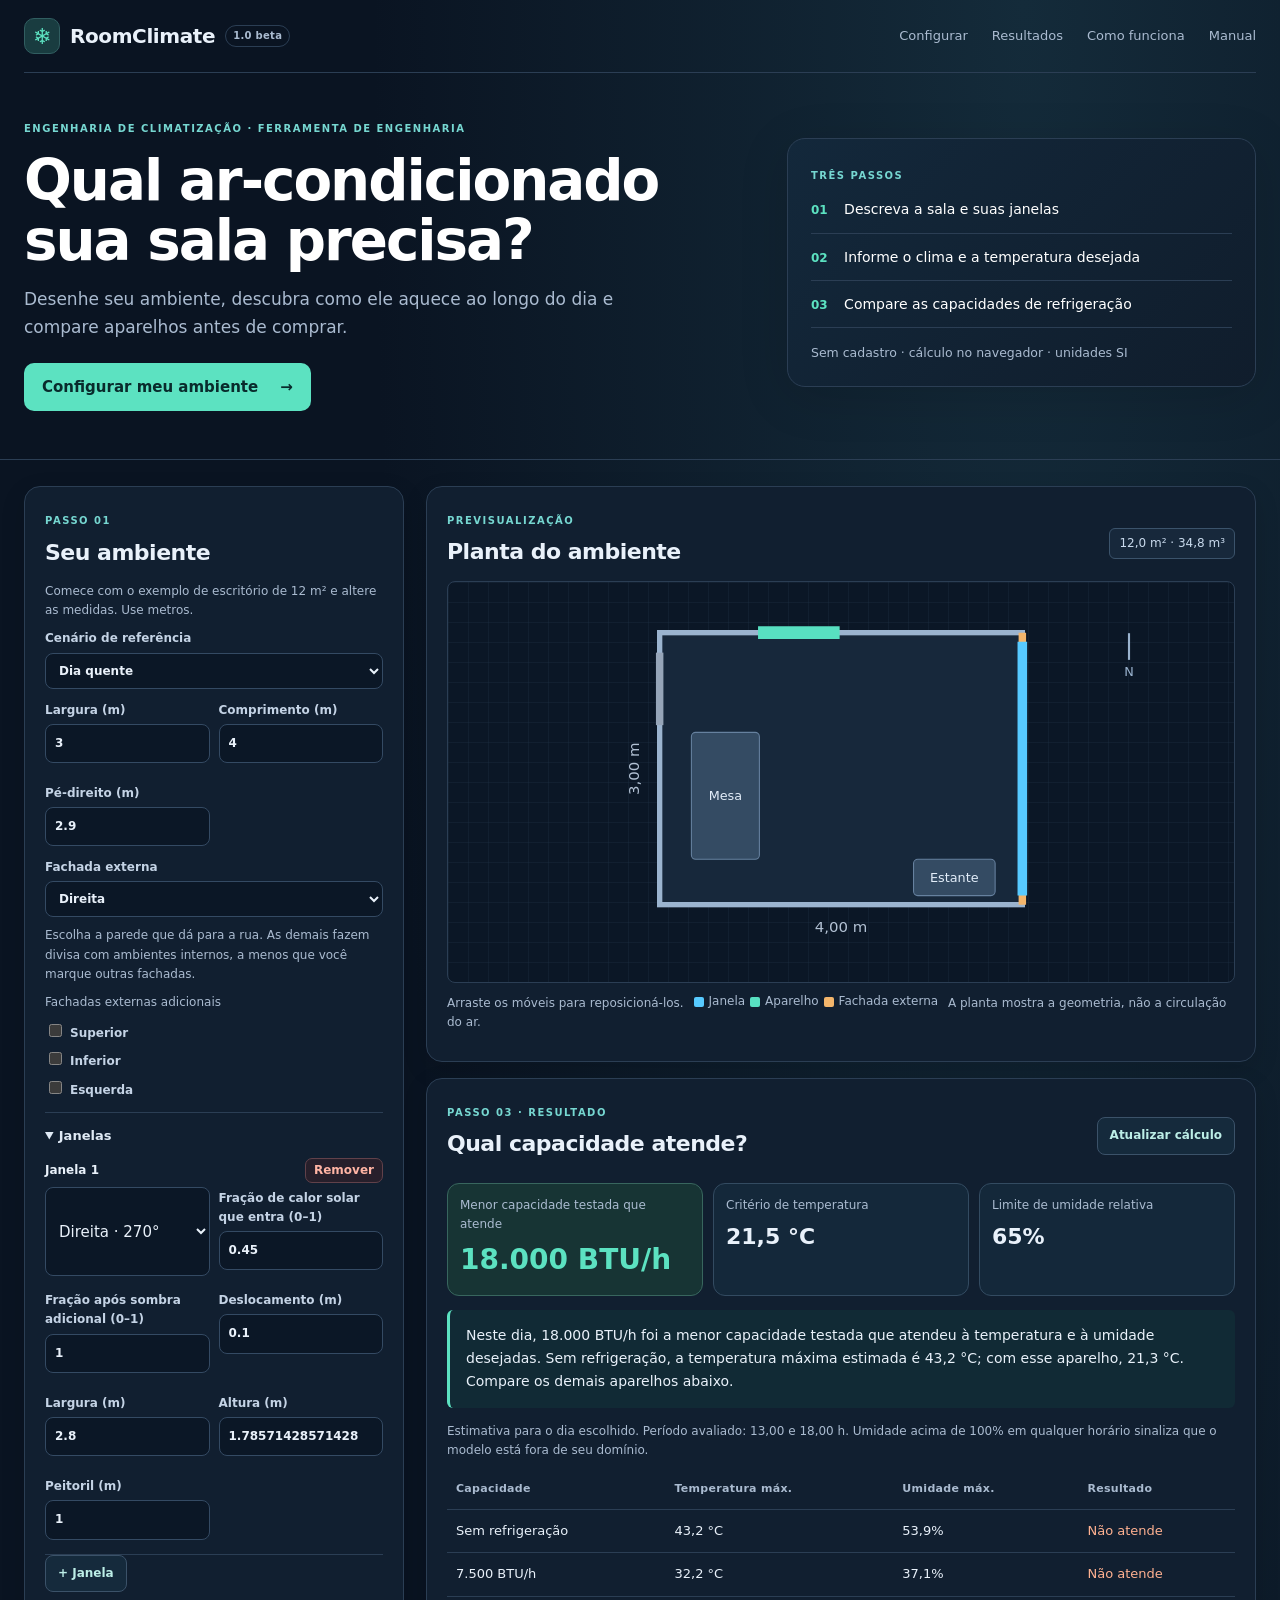
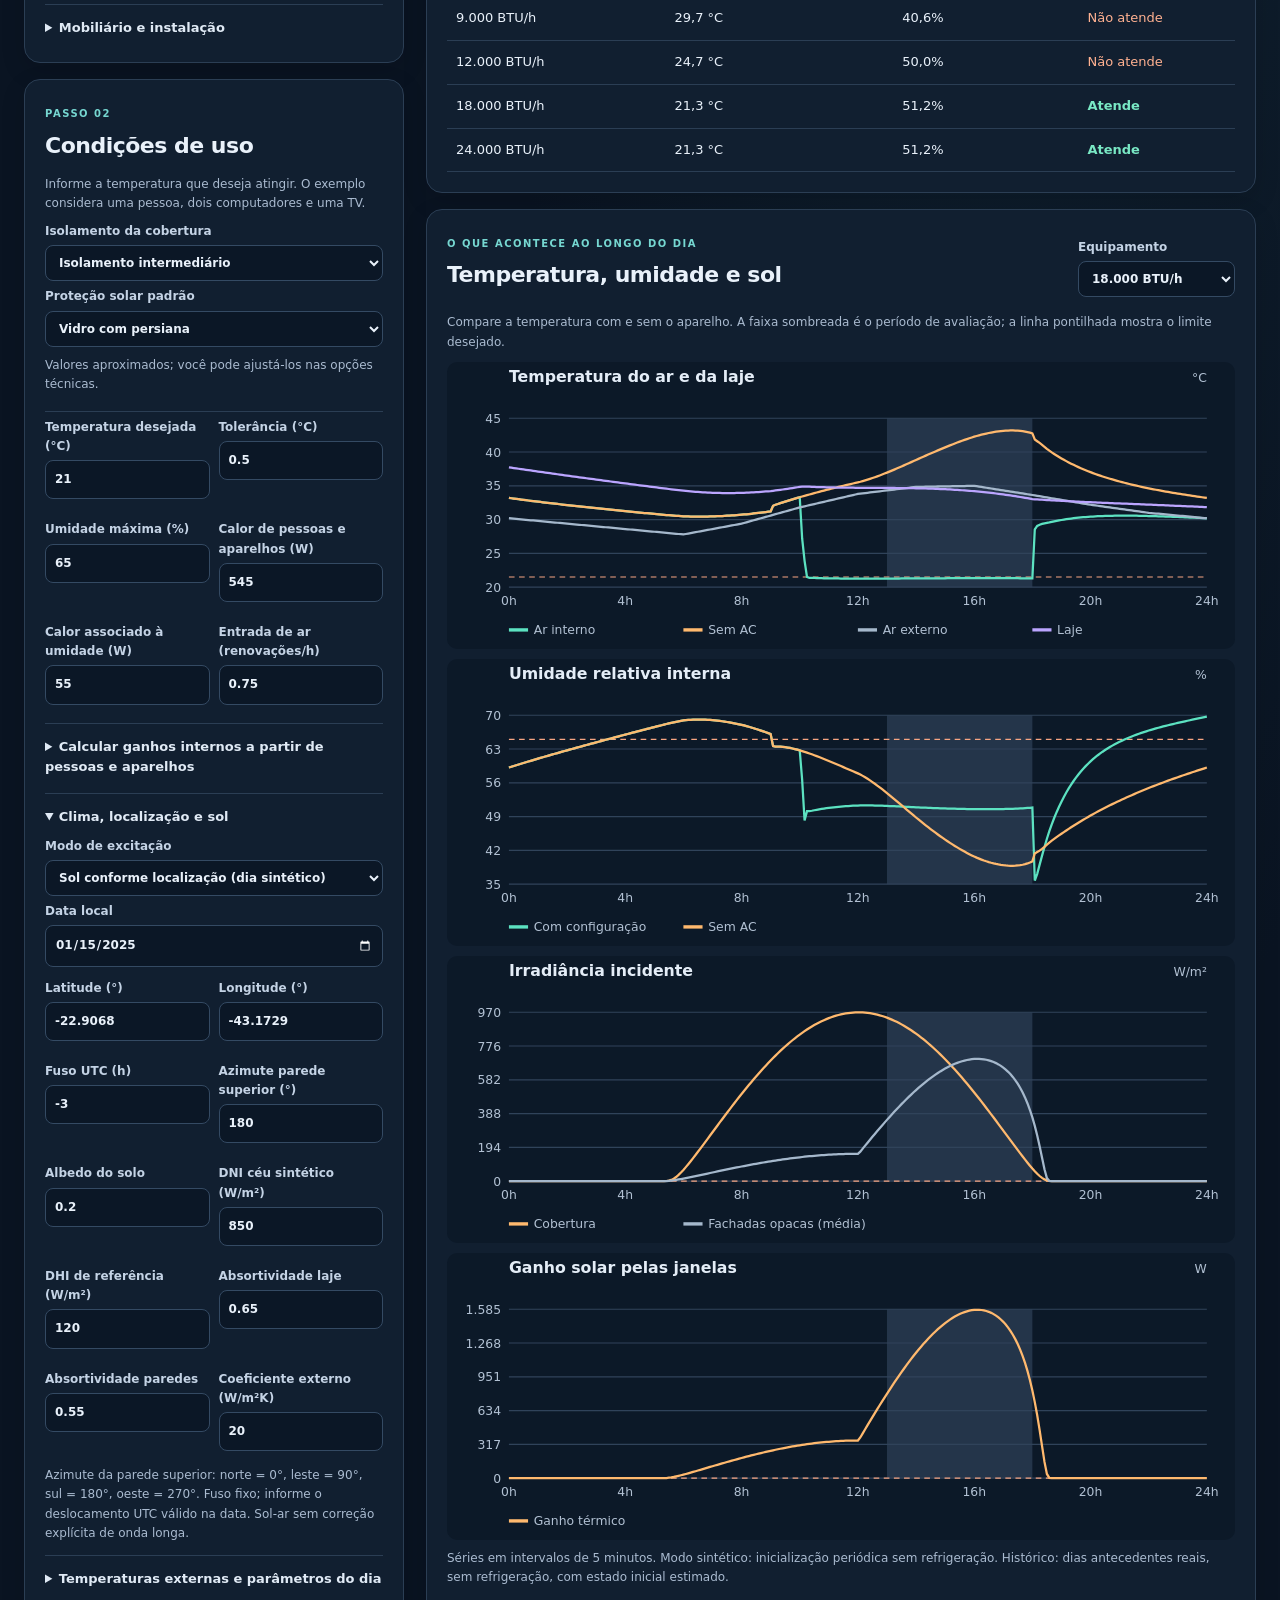
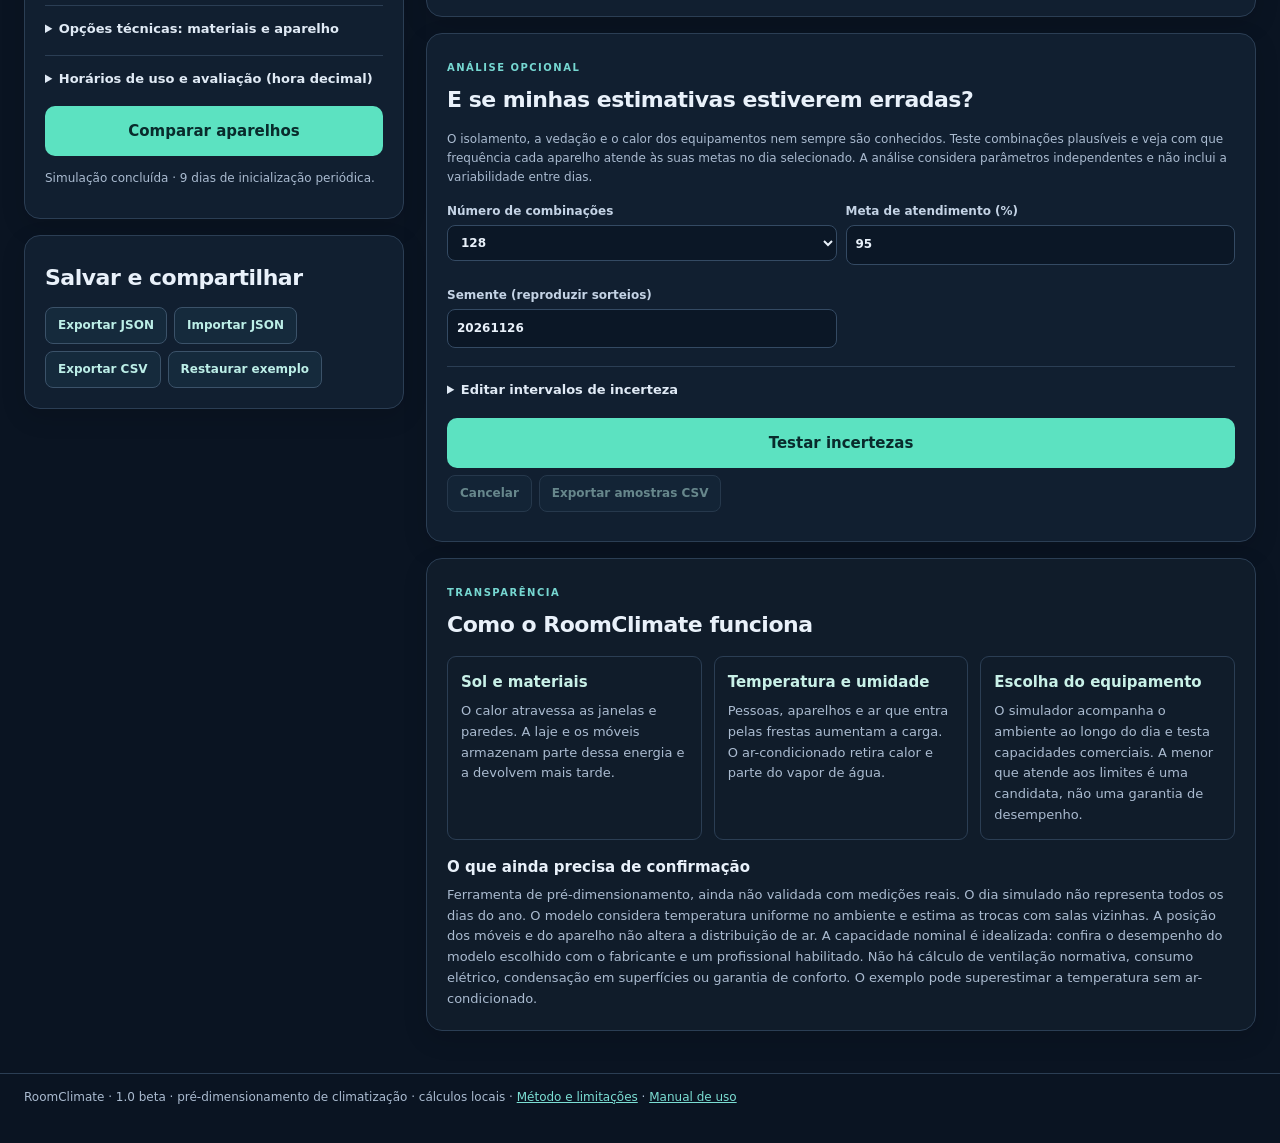
<file: web/index.html>
<!doctype html><html lang="pt-BR"><head><meta charset="utf-8"><meta name="viewport" content="width=device-width,initial-scale=1"><title>RoomClimate — Descubra o ar-condicionado adequado</title><meta name="description" content="Simule o aquecimento de uma sala, compare aparelhos de ar-condicionado e explore incertezas de dimensionamento. Ferramenta de engenharia térmica."><link rel="stylesheet" href="style.css"></head><body><header><div class="nav"><a class="brand" href="#top"><span class="mark">❄</span> RoomClimate<span class="version">1.0 beta</span></a><nav><a href="#configuration">Configurar</a><a href="#dimensionamento">Resultados</a><a href="#metodo">Como funciona</a><a href="manual.html">Manual</a></nav></div><div class="hero" id="top"><div><span class="eyebrow">ENGENHARIA DE CLIMATIZAÇÃO · FERRAMENTA DE ENGENHARIA</span><h1>Qual ar-condicionado<br> sua sala precisa?</h1><p>Desenhe seu ambiente, descubra como ele aquece ao longo do dia e compare aparelhos antes de comprar.</p><a class="cta" href="#configuration">Configurar meu ambiente <span aria-hidden="true">→</span></a></div><div class="hero-side"><span class="eyebrow">TRÊS PASSOS</span><div><b>01</b> Descreva a sala e suas janelas</div><div><b>02</b> Informe o clima e a temperatura desejada</div><div><b>03</b> Compare as capacidades de refrigeração</div><small>Sem cadastro · cálculo no navegador · unidades SI</small></div></div></header><main><aside id="configuration"><section><span class="eyebrow">PASSO 01</span><h2>Seu ambiente</h2><p class="note">Comece com o exemplo de escritório de 12 m² e altere as medidas. Use metros.</p><label>Cenário de referência<select id="scenario"><option value="0">Dia menos exigente</option><option value="1" selected>Dia quente</option><option value="2">Dia muito exigente</option></select></label><div class="fields" id="geometry"></div><label>Fachada externa<select id="facade"><option value="right">Direita</option><option value="left">Esquerda</option><option value="top">Superior</option><option value="bottom">Inferior</option></select></label><p class="note">Escolha a parede que dá para a rua. As demais fazem divisa com ambientes internos, a menos que você marque outras fachadas.</p><div id="extraWalls"></div><details open><summary>Janelas</summary><div id="windows"></div><button id="addWindow" type="button" class="secondary">+ Janela</button></details><details><summary>Mobiliário e instalação</summary><div id="objects"></div><button id="addObject" class="secondary">+ Móvel</button><label>Parede do aparelho<select id="acWall"><option value="top">Superior</option><option value="bottom">Inferior</option><option value="left">Esquerda</option><option value="right">Direita</option></select></label><label>Posição do aparelho (0–1)<input id="acPos" type="number" min="0" max="1" step=".05"></label><label>Posição da porta (0–1)<input id="doorPos" type="number" min="0" max="1" step=".05"></label><p class="note">Móveis, porta e posição do aparelho são ilustrativos. A massa e infiltração são parametrizadas separadamente.</p></details></section><section><span class="eyebrow">PASSO 02</span><h2>Condições de uso</h2><p class="note">Informe a temperatura que deseja atingir. O exemplo considera uma pessoa, dois computadores e uma TV.</p><div class="quick"><label>Isolamento da cobertura<select id="roofPreset"><option value="">Personalizado</option><option value="3.5">Pouco ou nenhum isolamento</option><option value="2">Isolamento intermediário</option><option value=".8">Bem isolada</option></select></label><label>Proteção solar padrão<select id="glassPreset"><option value="">Personalizada</option><option value=".8">Vidro claro sem proteção</option><option value=".45">Vidro com persiana</option><option value=".25">Proteção solar forte</option></select></label><p class="note">Valores aproximados; você pode ajustá-los nas opções técnicas.</p></div><div class="fields" id="basic"></div><details><summary>Calcular ganhos internos a partir de pessoas e aparelhos</summary><div class="fields"><label>Pessoas<input type="number" id="people" min="0" value="1"></label><label>Computadores (quantidade)<input type="number" id="computers" min="0" value="2"></label><label>Potência por computador (W)<input type="number" id="pcWatts" min="0" value="150"></label><label>TV e outros equipamentos (W)<input type="number" id="otherWatts" min="0" value="100"></label><label>Iluminação (W)<input type="number" id="lightWatts" min="0" value="70"></label></div><button class="secondary" id="applyGains">Aplicar estimativa</button><p class="note">Cada pessoa acrescenta 75 W de calor sensível e 55 W de calor latente, como aproximação para trabalho leve. Os aparelhos são considerados ligados durante a ocupação.</p></details><details open><summary>Clima, localização e sol</summary><label>Modo de excitação<select id="mode"><option value="legacy">Dia quente simplificado (sem orientação)</option><option value="geometry">Sol conforme localização (dia sintético)</option><option value="historical">Dados meteorológicos históricos (ERA5)</option></select></label><div id="solarOptions"><label>Data local<input type="date" id="date"></label><div class="fields" id="solarFields"></div><p class="note">Azimute da parede superior: norte = 0°, leste = 90°, sul = 180°, oeste = 270°. Fuso fixo; informe o deslocamento UTC válido na data. Sol-ar sem correção explícita de onda longa.</p><div id="historicalOptions"><div class="actions"><button id="fetchWeather" class="secondary">Obter série ERA5</button><button id="importWeather" class="secondary">Importar JSON ERA5</button><input id="weatherFile" type="file" accept=".json,application/json" hidden></div><p id="weatherStatus" class="note" role="status"></p><p class="note">Dados de reanálise via <a href="https://open-meteo.com/en/docs/historical-weather-api">Open-Meteo</a> (CC BY 4.0). Localização e data são enviadas somente ao solicitar a série. A API pública tem condições de uso. Importação local também disponível.</p></div></div></details><details><summary>Temperaturas externas e parâmetros do dia</summary><div class="fields" id="climate"></div></details><details><summary>Opções técnicas: materiais e aparelho</summary><div class="fields" id="advanced"></div></details><details><summary>Horários de uso e avaliação (hora decimal)</summary><div class="fields" id="schedule"></div></details><button id="run" class="primary">Comparar aparelhos</button><p id="error" role="alert"></p><p class="note" id="status" role="status"></p></section><section><h2>Salvar e compartilhar</h2><div class="actions"><button id="exportConfig" class="secondary">Exportar JSON</button><button id="importConfig" class="secondary">Importar JSON</button><input type="file" id="file" accept=".json,application/json" hidden><button id="exportCSV" class="secondary" disabled>Exportar CSV</button><button id="reset" class="secondary">Restaurar exemplo</button></div></section></aside><article><section class="plan-card"><div class="sectionhead"><div><span class="eyebrow">PREVISUALIZAÇÃO</span><h2>Planta do ambiente</h2></div><span id="area" class="tag"></span></div><div id="plan"></div><p class="note">Arraste os móveis para reposicioná-los. <span class="legend"><i class="swatch window"></i> Janela <i class="swatch ac"></i> Aparelho <i class="swatch ext"></i> Fachada externa</span> A planta mostra a geometria, não a circulação do ar.</p></section><section id="dimensionamento"><div class="sectionhead"><div><span class="eyebrow">PASSO 03 · RESULTADO</span><h2>Qual capacidade atende?</h2></div><button id="runQuick" class="secondary">Atualizar cálculo</button></div><div class="metrics"><div><small>Menor capacidade testada que atende</small><strong id="recommend">—</strong></div><div><small>Critério de temperatura</small><strong id="tLimit">—</strong></div><div><small>Limite de umidade relativa</small><strong id="hLimit">—</strong></div></div><div id="resultStory" class="story" role="status">Execute uma simulação para comparar os aparelhos.</div><p id="resultNote" class="note"></p><div class="tablewrap"><table><thead><tr><th>Capacidade</th><th>Temperatura máx.</th><th>Umidade máx.</th><th>Resultado</th></tr></thead><tbody id="results"></tbody></table></div></section><section><div class="sectionhead"><div><span class="eyebrow">O QUE ACONTECE AO LONGO DO DIA</span><h2>Temperatura, umidade e sol</h2></div><label>Equipamento<select id="viewCap"></select></label></div><p class="note">Compare a temperatura com e sem o aparelho. A faixa sombreada é o período de avaliação; a linha pontilhada mostra o limite desejado.</p><div id="tempChart" class="chart"></div><div id="rhChart" class="chart"></div><div id="solarChart" class="chart"></div><div id="gainChart" class="chart"></div><p class="note">Séries em intervalos de 5 minutos. Modo sintético: inicialização periódica sem refrigeração. Histórico: dias antecedentes reais, sem refrigeração, com estado inicial estimado.</p></section><section id="uncertainty"><span class="eyebrow">ANÁLISE OPCIONAL</span><h2>E se minhas estimativas estiverem erradas?</h2><p class="note">O isolamento, a vedação e o calor dos equipamentos nem sempre são conhecidos. Teste combinações plausíveis e veja com que frequência cada aparelho atende às suas metas no dia selecionado. A análise considera parâmetros independentes e não inclui a variabilidade entre dias.</p><div class="fields"><label>Número de combinações<select id="mcN"><option>16</option><option>32</option><option>64</option><option selected>128</option><option>256</option></select></label><label>Meta de atendimento (%)<input id="mcTarget" type="number" value="95" min="1" max="100"></label><label>Semente (reproduzir sorteios)<input id="mcSeed" type="number" value="20261126" min="0" max="4294967295" step="1"></label></div><details><summary>Editar intervalos de incerteza</summary><p class="note">Os valores iniciais são hipóteses para o escritório de exemplo, não dados medidos. Revise os intervalos ao mudar de sala. Os limites absolutos de construção são os do exemplo; os multiplicadores usam a configuração atual. Os fatores multiplicam os valores atuais; os demais substituem o parâmetro.</p><button id="mcDefaults" class="secondary">Restaurar intervalos de referência</button><div id="mcFields"></div></details><div class="actions"><button id="mcRun" class="primary">Testar incertezas</button><button id="mcCancel" class="secondary" disabled>Cancelar</button><button id="mcCSV" class="secondary" disabled>Exportar amostras CSV</button></div><p id="mcStatus" class="note" role="status"></p><progress id="mcProgress" max="1" value="0" hidden></progress><div id="mcResults"></div></section><section id="metodo" class="limitations"><span class="eyebrow">TRANSPARÊNCIA</span><h2>Como o RoomClimate funciona</h2><div class="explainer"><div><b>Sol e materiais</b><p>O calor atravessa as janelas e paredes. A laje e os móveis armazenam parte dessa energia e a devolvem mais tarde.</p></div><div><b>Temperatura e umidade</b><p>Pessoas, aparelhos e ar que entra pelas frestas aumentam a carga. O ar-condicionado retira calor e parte do vapor de água.</p></div><div><b>Escolha do equipamento</b><p>O simulador acompanha o ambiente ao longo do dia e testa capacidades comerciais. A menor que atende aos limites é uma candidata, não uma garantia de desempenho.</p></div></div><h3>O que ainda precisa de confirmação</h3><p>Ferramenta de pré-dimensionamento, ainda não validada com medições reais. O dia simulado não representa todos os dias do ano. O modelo considera temperatura uniforme no ambiente e estima as trocas com salas vizinhas. A posição dos móveis e do aparelho não altera a distribuição de ar. A capacidade nominal é idealizada: confira o desempenho do modelo escolhido com o fabricante e um profissional habilitado. Não há cálculo de ventilação normativa, consumo elétrico, condensação em superfícies ou garantia de conforto. O exemplo pode superestimar a temperatura sem ar-condicionado.</p></section></article></main><footer>RoomClimate · 1.0 beta · pré-dimensionamento de climatização · cálculos locais · <a href="#metodo">Método e limitações</a> · <a href="manual.html">Manual de uso</a></footer><script src="solar.js"></script><script src="core.js"></script><script src="app.js"></script><script src="uncertainty.js"></script></body></html>
</file>
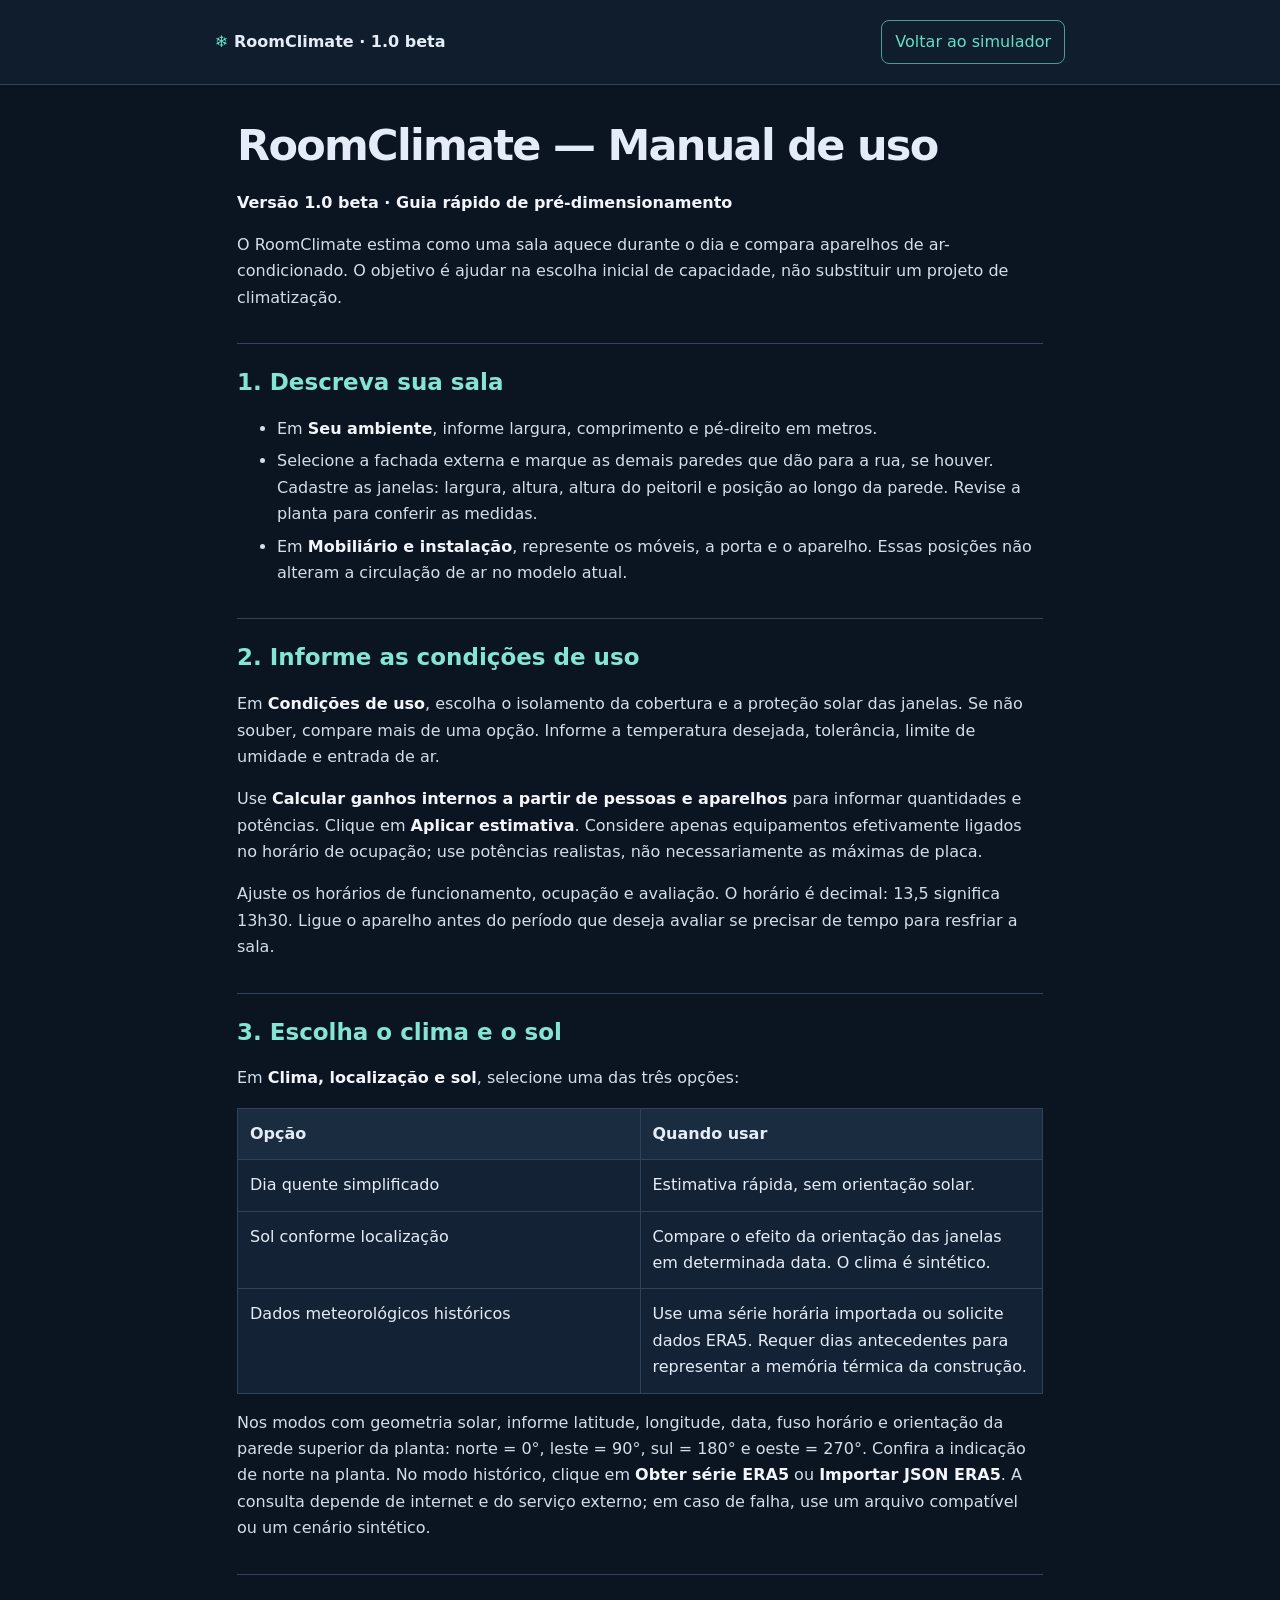
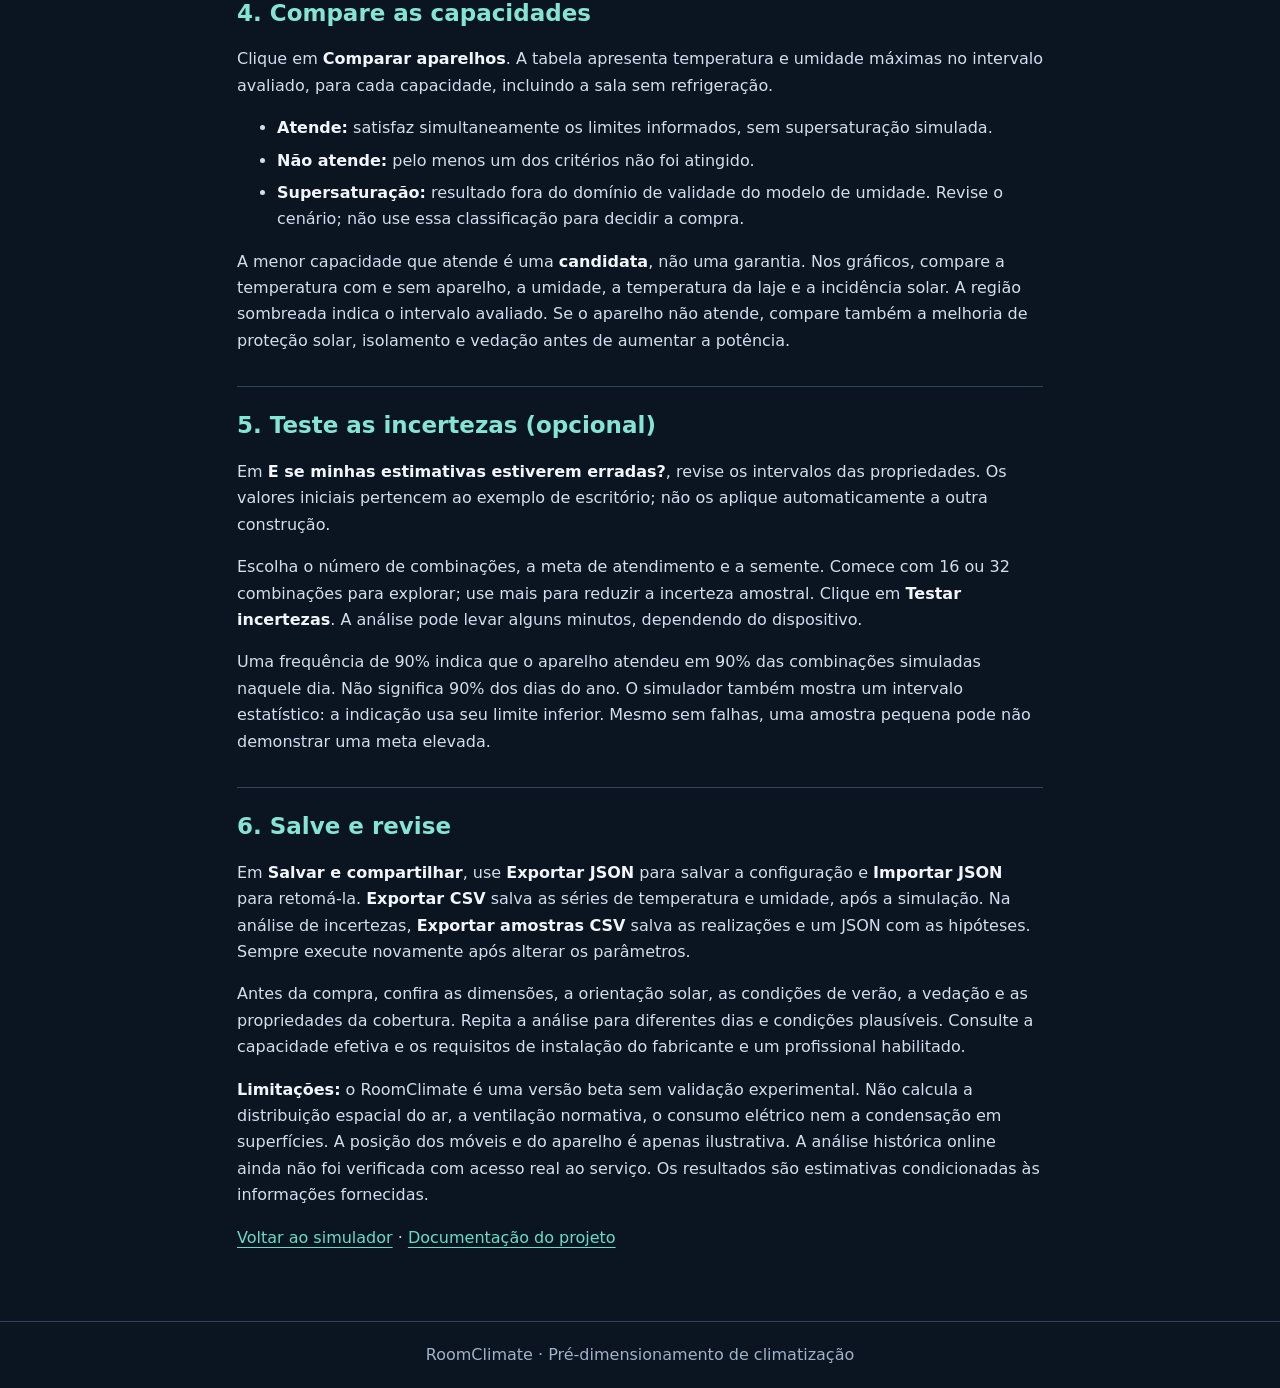
<file: manual.html>
<!doctype html><html lang="pt-BR"><head><meta charset="utf-8"><meta name="viewport" content="width=device-width,initial-scale=1"><title>Manual de uso — RoomClimate</title><style>*{box-sizing:border-box}html{color-scheme:dark;scroll-behavior:smooth}body{margin:0;background:#0b1421;color:#e4edf7;font:16px/1.65 system-ui,-apple-system,sans-serif}a{color:#65dfc3;text-underline-offset:4px}a:focus-visible{outline:2px solid #65dfc3;outline-offset:4px}header{border-bottom:1px solid #30435a;background:#101d2d;padding:20px max(5vw,20px)}.nav{max-width:850px;margin:auto;display:flex;justify-content:space-between;gap:14px;align-items:center;flex-wrap:wrap}.brand{font-weight:750;color:#e4edf7;text-decoration:none}.brand span{color:#65dfc3}.back{border:1px solid #4f9d92;border-radius:8px;padding:8px 13px;text-decoration:none}main{max-width:850px;margin:36px auto 70px;padding:0 22px}h1{font-size:clamp(28px,5vw,43px);line-height:1.12;letter-spacing:-.04em;margin-bottom:20px}h2{font-size:23px;line-height:1.25;border-top:1px solid #30435a;padding-top:24px;margin-top:32px;color:#84e5d2}p,li{color:#d2deec}strong{color:#f2f6fb}li{margin:6px 0}table{width:100%;border-collapse:collapse;table-layout:fixed}td,th{padding:12px;text-align:left;vertical-align:top;border:1px solid #30435a;overflow-wrap:anywhere}th{background:#1a2c40}td{background:#132235}td:first-child{width:35%}footer{border-top:1px solid #30435a;padding:20px;text-align:center;color:#9fb2c7} @media(max-width:480px){main{margin-top:24px}td,th{padding:8px;font-size:14px}}</style></head><body><header><nav class="nav"><a class="brand" href="index.html"><span>❄</span> RoomClimate · 1.0 beta</a><a class="back" href="index.html">Voltar ao simulador</a></nav></header><main><h1>RoomClimate — Manual de uso</h1>
<p><strong>Versão 1.0 beta · Guia rápido de pré-dimensionamento</strong></p>
<p>O RoomClimate estima como uma sala aquece durante o dia e compara aparelhos de ar-condicionado. O objetivo é ajudar na escolha inicial de capacidade, não substituir um projeto de climatização.</p>
<h2>1. Descreva sua sala</h2>
<ul>
<li>Em <strong>Seu ambiente</strong>, informe largura, comprimento e pé-direito em metros.</li>
<li>Selecione a fachada externa e marque as demais paredes que dão para a rua, se houver. Cadastre as janelas: largura, altura, altura do peitoril e posição ao longo da parede. Revise a planta para conferir as medidas.</li>
<li>Em <strong>Mobiliário e instalação</strong>, represente os móveis, a porta e o aparelho. Essas posições não alteram a circulação de ar no modelo atual.</li>
</ul>
<h2>2. Informe as condições de uso</h2>
<p>Em <strong>Condições de uso</strong>, escolha o isolamento da cobertura e a proteção solar das janelas. Se não souber, compare mais de uma opção. Informe a temperatura desejada, tolerância, limite de umidade e entrada de ar.</p>
<p>Use <strong>Calcular ganhos internos a partir de pessoas e aparelhos</strong> para informar quantidades e potências. Clique em <strong>Aplicar estimativa</strong>. Considere apenas equipamentos efetivamente ligados no horário de ocupação; use potências realistas, não necessariamente as máximas de placa.</p>
<p>Ajuste os horários de funcionamento, ocupação e avaliação. O horário é decimal: 13,5 significa 13h30. Ligue o aparelho antes do período que deseja avaliar se precisar de tempo para resfriar a sala.</p>
<h2>3. Escolha o clima e o sol</h2>
<p>Em <strong>Clima, localização e sol</strong>, selecione uma das três opções:</p>
<table>
<thead>
<tr>
  <th>Opção</th>
  <th>Quando usar</th>
</tr>
</thead>
<tbody>
<tr>
  <td>Dia quente simplificado</td>
  <td>Estimativa rápida, sem orientação solar.</td>
</tr>
<tr>
  <td>Sol conforme localização</td>
  <td>Compare o efeito da orientação das janelas em determinada data. O clima é sintético.</td>
</tr>
<tr>
  <td>Dados meteorológicos históricos</td>
  <td>Use uma série horária importada ou solicite dados ERA5. Requer dias antecedentes para representar a memória térmica da construção.</td>
</tr>
</tbody>
</table>
<p>Nos modos com geometria solar, informe latitude, longitude, data, fuso horário e orientação da parede superior da planta: norte = 0°, leste = 90°, sul = 180° e oeste = 270°. Confira a indicação de norte na planta. No modo histórico, clique em <strong>Obter série ERA5</strong> ou <strong>Importar JSON ERA5</strong>. A consulta depende de internet e do serviço externo; em caso de falha, use um arquivo compatível ou um cenário sintético.</p>
<h2>4. Compare as capacidades</h2>
<p>Clique em <strong>Comparar aparelhos</strong>. A tabela apresenta temperatura e umidade máximas no intervalo avaliado, para cada capacidade, incluindo a sala sem refrigeração.</p>
<ul>
<li><strong>Atende:</strong> satisfaz simultaneamente os limites informados, sem supersaturação simulada.</li>
<li><strong>Não atende:</strong> pelo menos um dos critérios não foi atingido.</li>
<li><strong>Supersaturação:</strong> resultado fora do domínio de validade do modelo de umidade. Revise o cenário; não use essa classificação para decidir a compra.</li>
</ul>
<p>A menor capacidade que atende é uma <strong>candidata</strong>, não uma garantia. Nos gráficos, compare a temperatura com e sem aparelho, a umidade, a temperatura da laje e a incidência solar. A região sombreada indica o intervalo avaliado. Se o aparelho não atende, compare também a melhoria de proteção solar, isolamento e vedação antes de aumentar a potência.</p>
<h2>5. Teste as incertezas (opcional)</h2>
<p>Em <strong>E se minhas estimativas estiverem erradas?</strong>, revise os intervalos das propriedades. Os valores iniciais pertencem ao exemplo de escritório; não os aplique automaticamente a outra construção.</p>
<p>Escolha o número de combinações, a meta de atendimento e a semente. Comece com 16 ou 32 combinações para explorar; use mais para reduzir a incerteza amostral. Clique em <strong>Testar incertezas</strong>. A análise pode levar alguns minutos, dependendo do dispositivo.</p>
<p>Uma frequência de 90% indica que o aparelho atendeu em 90% das combinações simuladas naquele dia. Não significa 90% dos dias do ano. O simulador também mostra um intervalo estatístico: a indicação usa seu limite inferior. Mesmo sem falhas, uma amostra pequena pode não demonstrar uma meta elevada.</p>
<h2>6. Salve e revise</h2>
<p>Em <strong>Salvar e compartilhar</strong>, use <strong>Exportar JSON</strong> para salvar a configuração e <strong>Importar JSON</strong> para retomá-la. <strong>Exportar CSV</strong> salva as séries de temperatura e umidade, após a simulação. Na análise de incertezas, <strong>Exportar amostras CSV</strong> salva as realizações e um JSON com as hipóteses. Sempre execute novamente após alterar os parâmetros.</p>
<p>Antes da compra, confira as dimensões, a orientação solar, as condições de verão, a vedação e as propriedades da cobertura. Repita a análise para diferentes dias e condições plausíveis. Consulte a capacidade efetiva e os requisitos de instalação do fabricante e um profissional habilitado.</p>
<p><strong>Limitações:</strong> o RoomClimate é uma versão beta sem validação experimental. Não calcula a distribuição espacial do ar, a ventilação normativa, o consumo elétrico nem a condensação em superfícies. A posição dos móveis e do aparelho é apenas ilustrativa. A análise histórica online ainda não foi verificada com acesso real ao serviço. Os resultados são estimativas condicionadas às informações fornecidas.</p>
<p><a href="index.html">Voltar ao simulador</a> · <a href="README.md">Documentação do projeto</a></p>
</main><footer>RoomClimate · Pré-dimensionamento de climatização</footer></body></html>
</file>
<file: web/style.css>
:root{color-scheme:light;--ink:#18303b;--muted:#52656e;--line:#d9e3e6;--teal:#176b70;--bg:#f3f6f7}*{box-sizing:border-box}body{margin:0;background:var(--bg);font:15px/1.5 system-ui,sans-serif;color:var(--ink)}header{display:flex;justify-content:space-between;align-items:center;gap:20px;padding:26px max(22px,calc((100vw - 1300px)/2));background:#143742;color:#fff}h1{font-size:clamp(23px,3vw,34px);margin:4px 0}header p{margin:0;color:#d2e5e8}.eyebrow{font-size:11px;font-weight:750;letter-spacing:1.5px;color:#46757c}header .eyebrow{color:#a9d9d9}main{display:grid;grid-template-columns:minmax(300px,360px) minmax(0,1fr);gap:18px;max-width:1340px;margin:22px auto;padding:0 20px}aside,article{min-width:0}section{background:white;border:1px solid var(--line);border-radius:12px;padding:18px;margin-bottom:16px}h2{font-size:18px;margin:0 0 13px}.fields{display:grid;grid-template-columns:repeat(2,minmax(0,1fr));gap:9px}label{display:block;font-size:12px;font-weight:600;color:var(--muted);margin:5px 0}input,select,button{font:inherit}input[type=number],select{display:block;width:100%;padding:7px;border:1px solid #b8cbd0;border-radius:6px;background:white;color:var(--ink);margin-top:3px;min-width:0}button{cursor:pointer;border-radius:7px;padding:8px 12px;font-weight:650}button:disabled{opacity:.5;cursor:default}.primary{background:var(--teal);color:white;border:0;width:100%;margin-top:14px;padding:12px}.secondary{background:white;color:var(--teal);border:1px solid #b4cdcf;font-size:12px}details{border-top:1px solid var(--line);margin-top:12px;padding-top:10px}summary{cursor:pointer;font-weight:650;font-size:13px}.note{font-size:12px;color:var(--muted);margin:9px 0}.obj{padding:8px 0;border-bottom:1px solid var(--line)}.objhead{display:flex;justify-content:space-between;align-items:center;font-size:12px;font-weight:bold}.objhead button{padding:2px 8px;color:#963e39;border:1px solid #e2c6c2;background:white}.actions{display:flex;flex-wrap:wrap;gap:7px}.tag{font-size:12px;border:1px solid #b1c9cc;padding:5px 9px;border-radius:6px;white-space:nowrap}.sectionhead{display:flex;justify-content:space-between;align-items:center;gap:12px}.sectionhead h2{margin:2px 0 10px}.metrics{display:grid;grid-template-columns:repeat(3,1fr);gap:10px;margin:10px 0}.metrics>div{border-left:3px solid #b4cdd0;padding:5px 10px;background:#f6f9f9}.metrics small{display:block;color:var(--muted);font-size:12px}.metrics strong{display:block;font-size:22px;font-variant-numeric:tabular-nums;margin-top:4px}.tablewrap{overflow-x:auto}table{width:100%;border-collapse:collapse;font-variant-numeric:tabular-nums}th,td{padding:8px;text-align:left;border-bottom:1px solid var(--line);font-size:13px}th{color:var(--muted)}.yes{color:#14644a;font-weight:650}.no{color:#9b4435}.chart svg,#plan svg{display:block;width:100%;height:auto;max-height:400px}#plan{background:#f6f9fa;border:1px solid var(--line);border-radius:8px}.limitations{background:#f8faf9}.limitations p{font-size:13px;color:var(--muted);margin:0}#error{color:#a33b31;font-size:13px}footer{max-width:1300px;margin:0 auto 22px;color:var(--muted);font-size:12px;padding:0 20px}button:focus-visible,input:focus-visible,select:focus-visible,summary:focus-visible{outline:3px solid #7aaeb3;outline-offset:2px}@media(max-width:800px){main{grid-template-columns:1fr;padding:0 10px}header{padding:16px;align-items:flex-start;flex-direction:column}.metrics{grid-template-columns:1fr}.metrics strong{font-size:19px}}

[hidden]{display:none!important}
:root{color-scheme:dark;--ink:#e9f1fa;--muted:#aabbd0;--line:#2b3e54;--teal:#5ce2c1;--bg:#0a1422;--panel:#111f30;--panel2:#17283b}body{background:radial-gradient(ellipse at 80% 0%,#142b3a 0,transparent 45%),var(--bg);font:15px/1.6 system-ui,-apple-system,sans-serif}header{display:block;background:transparent;padding:0 24px;border-bottom:1px solid var(--line)}.nav{max-width:1320px;margin:auto;display:flex;justify-content:space-between;align-items:center;padding:18px 0;border-bottom:1px solid var(--line);gap:15px}.brand{display:flex;align-items:center;gap:10px;font-weight:760;letter-spacing:-.4px;font-size:20px;color:var(--ink);text-decoration:none}.mark{display:grid;place-items:center;width:36px;height:36px;background:#193c40;color:var(--teal);border:1px solid #315e61;border-radius:10px;font-size:22px}.version{font-size:10px;color:var(--muted);border:1px solid var(--line);border-radius:20px;padding:2px 7px;letter-spacing:.3px}nav{display:flex;gap:24px}nav a{color:var(--muted);text-decoration:none;font-size:13px}a{color:#7bded3}a:hover{color:#d1fff3}.hero{max-width:1320px;margin:auto;display:grid;grid-template-columns:1.55fr 1fr;gap:36px;align-items:center;padding:42px 0 48px}.hero h1{font-size:clamp(32px,4.4vw,58px);line-height:1.06;letter-spacing:-2px;margin:12px 0 16px;max-width:780px}.hero p{font-size:17px;max-width:650px;color:var(--muted)}.cta{display:inline-flex;gap:22px;align-items:center;background:var(--teal);color:#092b2c;text-decoration:none;border-radius:10px;padding:12px 18px;font-weight:750;margin-top:22px}.cta:hover{color:#092b2c;background:#b0ffea}.hero-side{background:linear-gradient(135deg,#13283b,#101d2c);border:1px solid var(--line);border-radius:18px;padding:23px;box-shadow:0 10px 50px #0002}.hero-side>div{padding:12px 0;border-bottom:1px solid var(--line);font-size:14px}.hero-side b{font-size:12px;color:var(--teal);margin-right:12px}.hero-side small{display:block;margin-top:15px;color:var(--muted)}.eyebrow,header .eyebrow{color:#76d7d1;font-size:10px;font-weight:750;letter-spacing:1.5px}main{max-width:1360px;grid-template-columns:minmax(320px,380px) minmax(0,1fr);gap:22px;margin:26px auto;padding:0 24px}section{background:var(--panel);border:1px solid var(--line);border-radius:16px;padding:20px;box-shadow:0 8px 25px #0002}h2{font-size:22px;letter-spacing:-.5px;margin:4px 0 12px}h3{font-size:15px;margin-bottom:6px}.sectionhead h2{margin:3px 0 12px}label{font-size:12px;color:#c4d3e5;margin:6px 0}input[type=number],input[type=date],select{background:#0b1726;color:var(--ink);border:1px solid #344a63;border-radius:8px;padding:9px;width:100%;min-width:0;margin-top:4px}input[type=checkbox]{accent-color:var(--teal);margin-right:8px}input[type=number]:hover,select:hover{border-color:#65849a}.primary{background:var(--teal);color:#092b2c;border:1px solid transparent;border-radius:10px;padding:12px 16px}.primary:hover{background:#9bf3dd}.secondary{background:#152a3c;color:#bceee7;border:1px solid #3b5269;border-radius:8px;padding:8px 12px}.secondary:hover{background:#244254}.objhead button{background:#271f2b;color:#ffb4a4;border-color:#61414a}.tag{border:1px solid #3b536b;background:#17283b;color:#c8d9ec}.metrics{gap:10px}.metrics>div{border:1px solid #334b61;border-radius:12px;background:#14283a;padding:12px}.metrics>div:first-child{background:#173434;border-color:#38665e}.metrics>div:first-child strong{color:var(--teal);font-size:clamp(19px,2.3vw,28px)}.metrics strong{font-size:22px}.story{padding:14px 16px;background:#112a35;border-left:3px solid var(--teal);border-radius:6px;font-size:14px;line-height:1.65;margin:14px 0}.note{font-size:12px;line-height:1.6;color:var(--muted)}summary{padding:3px 0;color:#e0eaf5;font-size:13px}details{border-color:var(--line)}#plan{background:#0b1726;border-color:var(--line);background-image:linear-gradient(#25374b44 1px,transparent 1px),linear-gradient(90deg,#25374b44 1px,transparent 1px);background-size:20px 20px}.chart{margin-top:10px;background:#0c1928;border-radius:10px;overflow:hidden}.chart:empty{display:none}.legend{display:inline-flex;flex-wrap:wrap;align-items:center;gap:5px;margin:0 6px}.swatch{width:10px;height:10px;display:inline-block;border-radius:2px}.swatch.window{background:#57caff}.swatch.ac{background:#58e0c1}.swatch.ext{background:#f3b56b}th,td{padding:11px 9px;font-size:13px}th{color:#aabbd0;font-size:11px;letter-spacing:.3px}tbody tr:hover{background:#17283b}.yes{color:#79e8c4}.no{color:#ffb191}#error{color:#ffb191;font-size:13px}.limitations{background:#101c2a}.explainer{display:grid;grid-template-columns:repeat(3,minmax(0,1fr));gap:12px;margin:14px 0}.explainer>div{border:1px solid var(--line);padding:13px;border-radius:9px}.explainer b{display:block;color:#c9f1e8;margin-bottom:7px}.quick{border-bottom:1px solid var(--line);padding-bottom:8px}progress{width:100%;accent-color:var(--teal)}.mc-row{display:grid;grid-template-columns:1fr 1fr 1fr;gap:6px;border-bottom:1px solid var(--line);padding:6px 0}.mc-row>span{grid-column:1/-1;color:#c8d9ec;font-size:12px}.mc-row input{min-width:0}.mcbar{height:8px;background:#2c4055;border-radius:5px;overflow:hidden;margin:4px 0}.mcbar>i{display:block;background:var(--teal);height:100%}footer{padding:14px 24px;color:var(--muted);border-top:1px solid var(--line)}@media(max-width:950px){.hero{grid-template-columns:1fr;gap:18px;padding:25px 0}.hero-side{padding:15px}.hero-side>div{padding:6px 0}main{grid-template-columns:1fr;padding:0 14px}.metrics{grid-template-columns:repeat(3,1fr)}.hero h1{letter-spacing:-1px}}@media(max-width:540px){header{padding:0 15px}.nav{align-items:flex-start;flex-direction:column;gap:10px}nav{gap:18px}.metrics,.explainer{grid-template-columns:1fr}section{padding:14px}.sectionhead{flex-wrap:wrap}.chart svg{min-width:0}h2{font-size:20px}.hero h1{font-size:38px}.tablewrap th,.tablewrap td{padding:7px 5px;font-size:11px}.brand{font-size:19px}}@media(prefers-reduced-motion:no-preference){html{scroll-behavior:smooth}}[hidden]{display:none!important}
</file>
